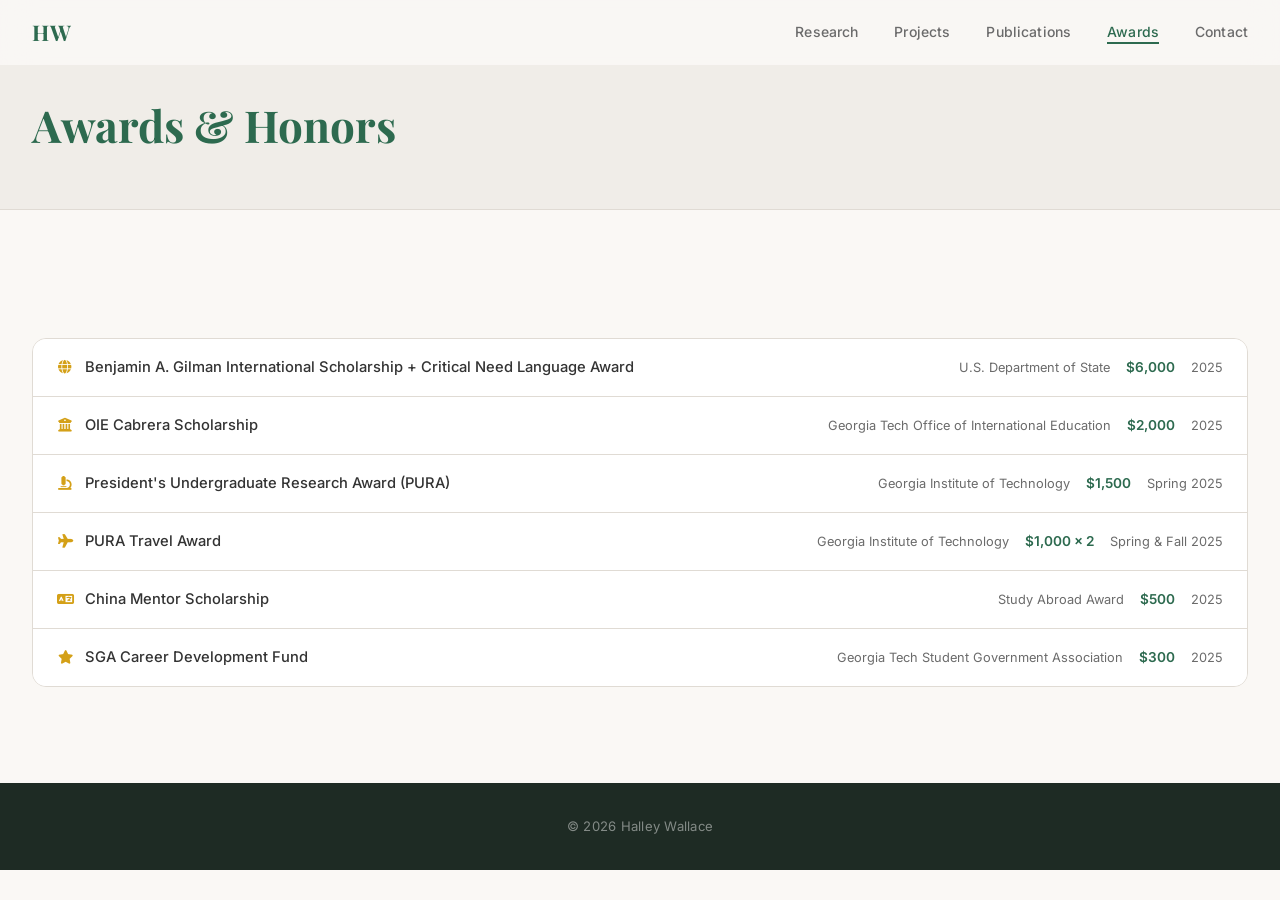
<file: awards.html>
<!DOCTYPE html>
<html lang="en">
<head>
    <meta charset="UTF-8">
    <meta name="viewport" content="width=device-width, initial-scale=1.0">
    <title>Awards — Halley Wallace</title>
    <link rel="preconnect" href="https://fonts.googleapis.com">
    <link rel="preconnect" href="https://fonts.gstatic.com" crossorigin>
    <link href="https://fonts.googleapis.com/css2?family=Playfair+Display:ital,wght@0,400;0,600;0,700;1,400&family=Inter:wght@300;400;500;600&display=swap" rel="stylesheet">
    <link rel="stylesheet" href="https://cdnjs.cloudflare.com/ajax/libs/font-awesome/6.4.0/css/all.min.css">
    <link rel="stylesheet" href="assets/css/style.css">
</head>
<body>

    <nav id="navbar">
        <div class="nav-container">
            <a href="index.html" class="nav-logo">HW</a>
            <ul class="nav-links" id="navLinks">
                <li><a href="research.html">Research</a></li>
                <li><a href="projects.html">Projects</a></li>
                <li><a href="publications.html">Publications</a></li>
                <li><a href="awards.html" class="active">Awards</a></li>
                <li><a href="index.html#contact">Contact</a></li>
            </ul>
            <button class="nav-toggle" id="navToggle" aria-label="Toggle navigation">
                <span></span><span></span><span></span>
            </button>
        </div>
    </nav>

    <div class="page-header">
        <div class="container">
            <h1 class="page-title">Awards &amp; Honors</h1>
        </div>
    </div>

    <section class="section">
        <div class="container">
            <div class="awards-list">

                <div class="award-row">
                    <div class="award-row-name">
                        <i class="fas fa-globe award-row-icon"></i>
                        <span>Benjamin A. Gilman International Scholarship + Critical Need Language Award</span>
                    </div>
                    <div class="award-row-meta">U.S. Department of State</div>
                    <div class="award-row-amount">$6,000</div>
                    <div class="award-row-year">2025</div>
                </div>

                <div class="award-row">
                    <div class="award-row-name">
                        <i class="fas fa-university award-row-icon"></i>
                        <span>OIE Cabrera Scholarship</span>
                    </div>
                    <div class="award-row-meta">Georgia Tech Office of International Education</div>
                    <div class="award-row-amount">$2,000</div>
                    <div class="award-row-year">2025</div>
                </div>

                <div class="award-row">
                    <div class="award-row-name">
                        <i class="fas fa-microscope award-row-icon"></i>
                        <span>President's Undergraduate Research Award (PURA)</span>
                    </div>
                    <div class="award-row-meta">Georgia Institute of Technology</div>
                    <div class="award-row-amount">$1,500</div>
                    <div class="award-row-year">Spring 2025</div>
                </div>

                <div class="award-row">
                    <div class="award-row-name">
                        <i class="fas fa-plane award-row-icon"></i>
                        <span>PURA Travel Award</span>
                    </div>
                    <div class="award-row-meta">Georgia Institute of Technology</div>
                    <div class="award-row-amount">$1,000 × 2</div>
                    <div class="award-row-year">Spring &amp; Fall 2025</div>
                </div>

                <div class="award-row">
                    <div class="award-row-name">
                        <i class="fas fa-language award-row-icon"></i>
                        <span>China Mentor Scholarship</span>
                    </div>
                    <div class="award-row-meta">Study Abroad Award</div>
                    <div class="award-row-amount">$500</div>
                    <div class="award-row-year">2025</div>
                </div>

                <div class="award-row">
                    <div class="award-row-name">
                        <i class="fas fa-star award-row-icon"></i>
                        <span>SGA Career Development Fund</span>
                    </div>
                    <div class="award-row-meta">Georgia Tech Student Government Association</div>
                    <div class="award-row-amount">$300</div>
                    <div class="award-row-year">2025</div>
                </div>

            </div>
        </div>
    </section>

    <footer>
        <p>© 2026 Halley Wallace</p>
    </footer>

    <script src="assets/js/main.js"></script>
</body>
</html>
</file>
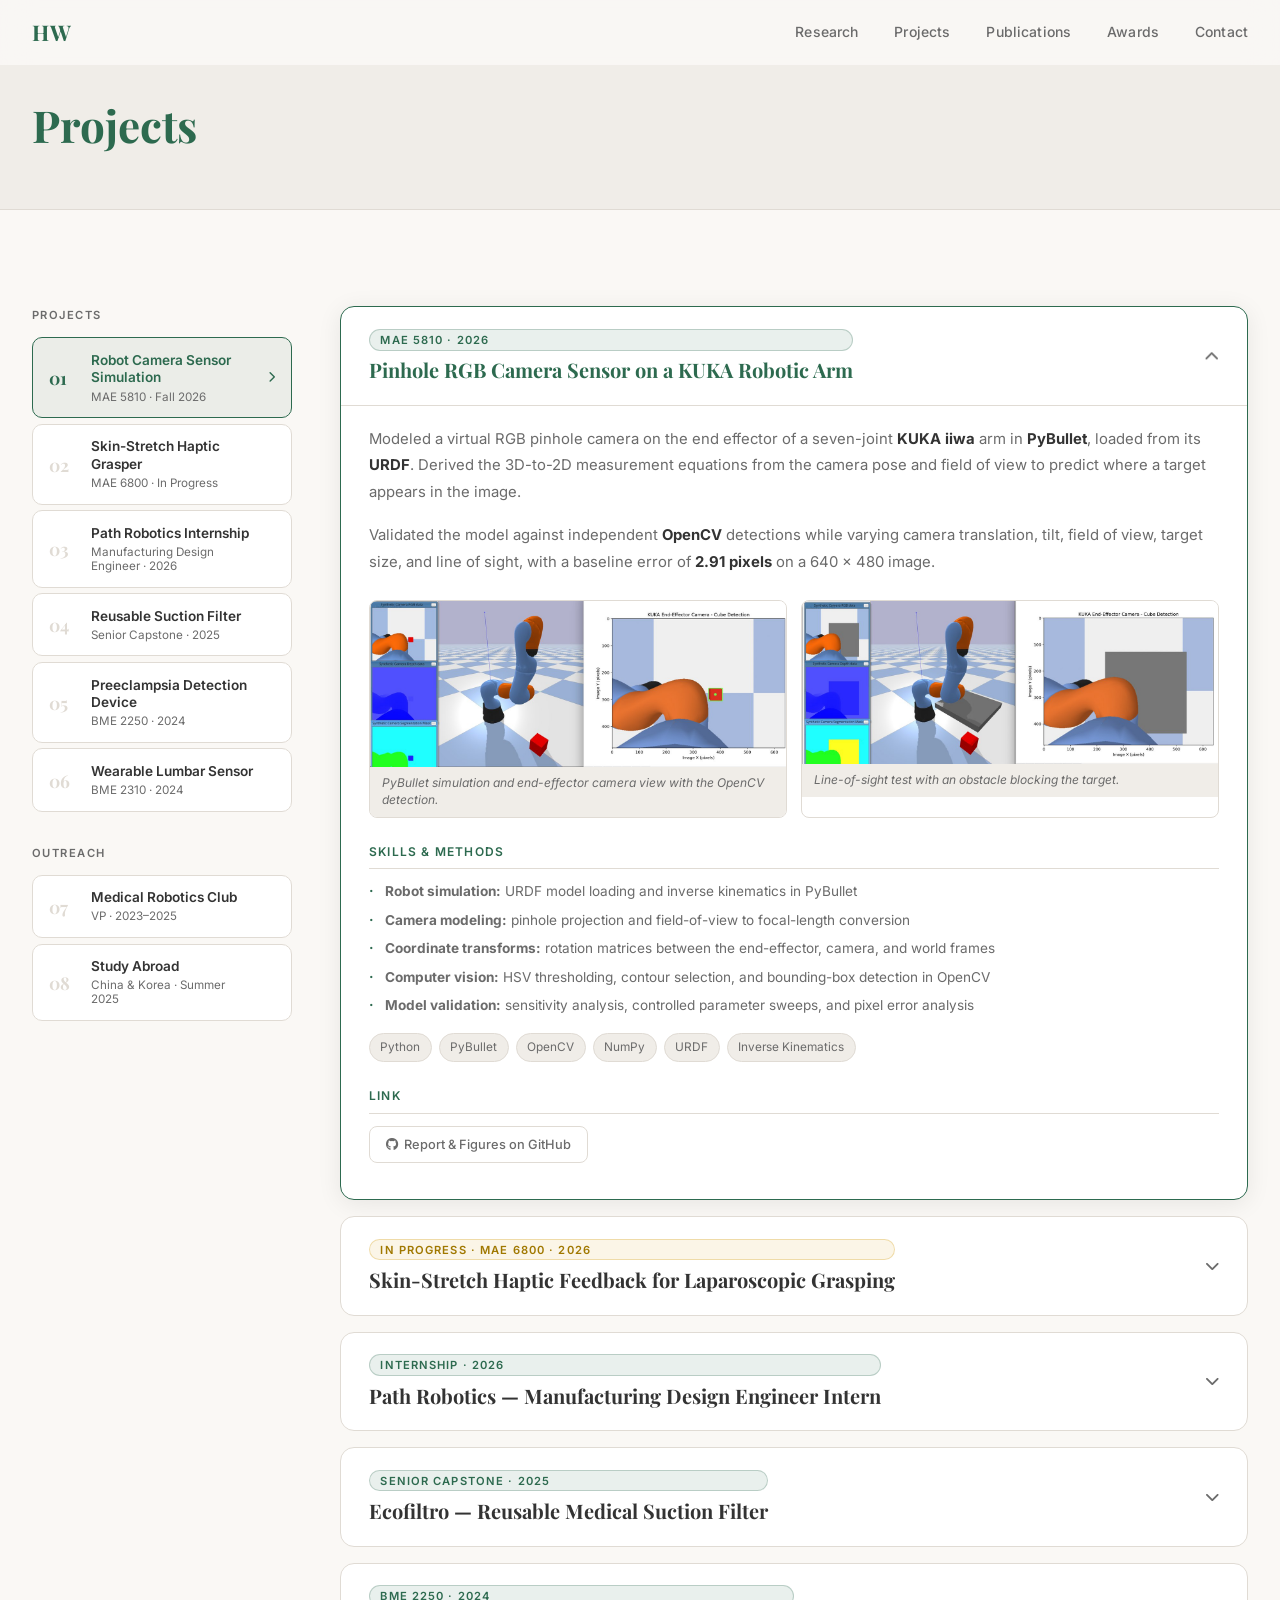
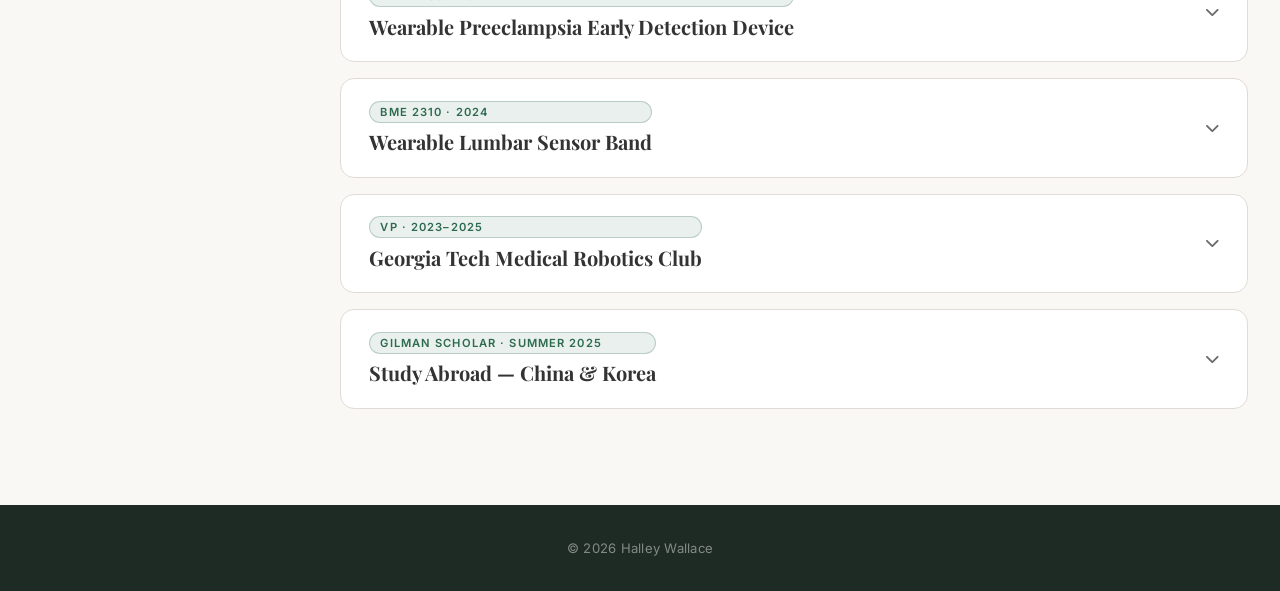
<file: projects.html>
<!DOCTYPE html>
<html lang="en">
<head>
    <meta charset="UTF-8">
    <meta name="viewport" content="width=device-width, initial-scale=1.0">
    <title>Projects — Halley Wallace</title>
    <link rel="preconnect" href="https://fonts.googleapis.com">
    <link rel="preconnect" href="https://fonts.gstatic.com" crossorigin>
    <link href="https://fonts.googleapis.com/css2?family=Playfair+Display:ital,wght@0,400;0,600;0,700;1,400&family=Inter:wght@300;400;500;600&display=swap" rel="stylesheet">
    <link rel="stylesheet" href="https://cdnjs.cloudflare.com/ajax/libs/font-awesome/6.4.0/css/all.min.css">
    <link rel="stylesheet" href="assets/css/style.css">
</head>
<body>

    <nav id="navbar">
        <div class="nav-container">
            <a href="index.html" class="nav-logo">HW</a>
            <ul class="nav-links" id="navLinks">
                <li><a href="research.html">Research</a></li>
                <li><a href="projects.html" class="active">Projects</a></li>
                <li><a href="publications.html">Publications</a></li>
                <li><a href="awards.html">Awards</a></li>
                <li><a href="index.html#contact">Contact</a></li>
            </ul>
            <button class="nav-toggle" id="navToggle" aria-label="Toggle navigation">
                <span></span><span></span><span></span>
            </button>
        </div>
    </nav>

    <div class="page-header">
        <div class="container">
            <h1 class="page-title">Projects</h1>
        </div>
    </div>

    <section class="section">
        <div class="container">
            <div class="research-layout">

                <!-- Sidebar -->
                <aside class="research-sidebar">
                    <p class="sidebar-label">Projects</p>
                    <nav class="sidebar-nav">
                        <button class="sidebar-btn active" data-target="perception">
                            <span class="sidebar-num">01</span>
                            <span class="sidebar-info">
                                <span class="sidebar-title">Robot Camera Sensor Simulation</span>
                                <span class="sidebar-sub">MAE 5810 · Fall 2026</span>
                            </span>
                            <i class="fas fa-chevron-right sidebar-arrow"></i>
                        </button>
                        <button class="sidebar-btn" data-target="haptics">
                            <span class="sidebar-num">02</span>
                            <span class="sidebar-info">
                                <span class="sidebar-title">Skin-Stretch Haptic Grasper</span>
                                <span class="sidebar-sub">MAE 6800 · In Progress</span>
                            </span>
                            <i class="fas fa-chevron-right sidebar-arrow"></i>
                        </button>
                        <button class="sidebar-btn" data-target="pathrobotics">
                            <span class="sidebar-num">03</span>
                            <span class="sidebar-info">
                                <span class="sidebar-title">Path Robotics Internship</span>
                                <span class="sidebar-sub">Manufacturing Design Engineer · 2026</span>
                            </span>
                            <i class="fas fa-chevron-right sidebar-arrow"></i>
                        </button>
                        <button class="sidebar-btn" data-target="ecofiltro">
                            <span class="sidebar-num">04</span>
                            <span class="sidebar-info">
                                <span class="sidebar-title">Reusable Suction Filter</span>
                                <span class="sidebar-sub">Senior Capstone · 2025</span>
                            </span>
                            <i class="fas fa-chevron-right sidebar-arrow"></i>
                        </button>
                        <button class="sidebar-btn" data-target="preeclampsia">
                            <span class="sidebar-num">05</span>
                            <span class="sidebar-info">
                                <span class="sidebar-title">Preeclampsia Detection Device</span>
                                <span class="sidebar-sub">BME 2250 · 2024</span>
                            </span>
                            <i class="fas fa-chevron-right sidebar-arrow"></i>
                        </button>
                        <button class="sidebar-btn" data-target="lumbar">
                            <span class="sidebar-num">06</span>
                            <span class="sidebar-info">
                                <span class="sidebar-title">Wearable Lumbar Sensor</span>
                                <span class="sidebar-sub">BME 2310 · 2024</span>
                            </span>
                            <i class="fas fa-chevron-right sidebar-arrow"></i>
                        </button>
                    </nav>

                    <p class="sidebar-label" style="margin-top:1.75rem;">Outreach</p>
                    <nav class="sidebar-nav">
                        <button class="sidebar-btn" data-target="medrobo">
                            <span class="sidebar-num">07</span>
                            <span class="sidebar-info">
                                <span class="sidebar-title">Medical Robotics Club</span>
                                <span class="sidebar-sub">VP · 2023–2025</span>
                            </span>
                            <i class="fas fa-chevron-right sidebar-arrow"></i>
                        </button>
                        <button class="sidebar-btn" data-target="lbat">
                            <span class="sidebar-num">08</span>
                            <span class="sidebar-info">
                                <span class="sidebar-title">Study Abroad</span>
                                <span class="sidebar-sub">China &amp; Korea · Summer 2025</span>
                            </span>
                            <i class="fas fa-chevron-right sidebar-arrow"></i>
                        </button>
                    </nav>
                </aside>

                <!-- Accordion content -->
                <main class="research-content">

                    <!-- 01 Robot Perception: camera sensor simulation -->
                    <div class="accordion-section open" id="perception">
                        <button class="accordion-header" aria-expanded="true">
                            <div class="accordion-header-text">
                                <span class="accordion-badge darpa-badge">MAE 5810 · 2026</span>
                                <h2>Pinhole RGB Camera Sensor on a KUKA Robotic Arm</h2>
                            </div>
                            <i class="fas fa-chevron-down accordion-icon" style="transform:rotate(180deg)"></i>
                        </button>
                        <div class="accordion-body">

                            <p style="margin-top:1.25rem;">
                                Modeled a virtual RGB pinhole camera on the end effector of a seven-joint
                                <strong>KUKA iiwa</strong> arm in <strong>PyBullet</strong>, loaded from its
                                <strong>URDF</strong>. Derived the 3D-to-2D measurement equations from the
                                camera pose and field of view to predict where a target appears in the image.
                            </p>
                            <p>
                                Validated the model against independent <strong>OpenCV</strong> detections
                                while varying camera translation, tilt, field of view, target size, and line
                                of sight, with a baseline error of <strong>2.91 pixels</strong> on a
                                640 × 480 image.
                            </p>

                            <div class="proj-photo-grid">
                                <figure class="proj-photo-item no-crop">
                                    <img src="assets/images/perception_los_clear.jpg" alt="PyBullet simulation of a KUKA arm beside its end-effector camera view, with the red cube detected">
                                    <figcaption>PyBullet simulation and end-effector camera view with the OpenCV detection.</figcaption>
                                </figure>
                                <figure class="proj-photo-item no-crop">
                                    <img src="assets/images/perception_los_blocked.jpg" alt="Gray obstacle blocking the camera's view of the red cube">
                                    <figcaption>Line-of-sight test with an obstacle blocking the target.</figcaption>
                                </figure>
                            </div>

                            <div class="accordion-links-section">
                                <h4>Skills &amp; Methods</h4>
                                <ul class="acc-conf-list">
                                    <li><strong>Robot simulation:</strong> URDF model loading and inverse kinematics in PyBullet</li>
                                    <li><strong>Camera modeling:</strong> pinhole projection and field-of-view to focal-length conversion</li>
                                    <li><strong>Coordinate transforms:</strong> rotation matrices between the end-effector, camera, and world frames</li>
                                    <li><strong>Computer vision:</strong> HSV thresholding, contour selection, and bounding-box detection in OpenCV</li>
                                    <li><strong>Model validation:</strong> sensitivity analysis, controlled parameter sweeps, and pixel error analysis</li>
                                </ul>

                                <div class="proj-tools">
                                    <span class="proj-tool-tag">Python</span>
                                    <span class="proj-tool-tag">PyBullet</span>
                                    <span class="proj-tool-tag">OpenCV</span>
                                    <span class="proj-tool-tag">NumPy</span>
                                    <span class="proj-tool-tag">URDF</span>
                                    <span class="proj-tool-tag">Inverse Kinematics</span>
                                </div>

                                <h4 style="margin-top:1.5rem;">Link</h4>
                                <div class="acc-featured-links">
                                    <a href="https://github.com/halleyjwallace/RobotPerception_RobotWithCameraSensor_Sim" target="_blank" rel="noopener" class="feat-link-btn">
                                        <i class="fab fa-github"></i> Report &amp; Figures on GitHub
                                    </a>
                                </div>
                            </div>
                        </div>
                    </div>

                    <!-- 02 Haptics: skin-stretch grasper (in progress) -->
                    <div class="accordion-section" id="haptics">
                        <button class="accordion-header" aria-expanded="false">
                            <div class="accordion-header-text">
                                <span class="accordion-badge progress-badge">In Progress · MAE 6800 · 2026</span>
                                <h2>Skin-Stretch Haptic Feedback for Laparoscopic Grasping</h2>
                            </div>
                            <i class="fas fa-chevron-down accordion-icon"></i>
                        </button>
                        <div class="accordion-body" hidden>

                            <p style="margin-top:1.25rem;">
                                Developing a forearm-worn skin-stretch device to improve stiffness
                                discrimination during laparoscopic grasping. <strong>Force-sensitive
                                resistors</strong> on the forceps jaws will measure grasping force, and an
                                <strong>Arduino</strong> will map that signal to a servo-driven
                                <strong>rack-and-pinion</strong> that displaces a tactor on the forearm.
                            </p>
                            <p>
                                We will characterize the relationship between grasping force, object
                                stiffness, and tactor displacement, then compare stiffness identification
                                with standard and haptic graspers in a user study.
                            </p>

                            <div class="accordion-links-section">
                                <h4>Skills I Will Build</h4>
                                <ul class="acc-conf-list">
                                    <li><strong>Haptic device design:</strong> wearable, servo-driven skin-stretch mechanisms</li>
                                    <li><strong>Sensor integration:</strong> instrumenting and validating force sensing on surgical forceps</li>
                                    <li><strong>Embedded control:</strong> real-time mapping of force signals to servo motion</li>
                                    <li><strong>System characterization:</strong> force-displacement testing</li>
                                    <li><strong>User study design:</strong> evaluating stiffness perception</li>
                                </ul>

                                <div class="proj-tools">
                                    <span class="proj-tool-tag">Haptics</span>
                                    <span class="proj-tool-tag">Force-Sensitive Resistors</span>
                                    <span class="proj-tool-tag">Arduino</span>
                                    <span class="proj-tool-tag">Servo Control</span>
                                    <span class="proj-tool-tag">CAD</span>
                                    <span class="proj-tool-tag">Additive Manufacturing</span>
                                </div>
                            </div>
                        </div>
                    </div>

                    <!-- 03 Path Robotics -->
                    <div class="accordion-section" id="pathrobotics">
                        <button class="accordion-header" aria-expanded="false">
                            <div class="accordion-header-text">
                                <span class="accordion-badge darpa-badge">Internship · 2026</span>
                                <h2>Path Robotics — Manufacturing Design Engineer Intern</h2>
                            </div>
                            <i class="fas fa-chevron-down accordion-icon"></i>
                        </button>
                        <div class="accordion-body" hidden>

                            <div style="display:flex;align-items:center;gap:1.25rem;margin-bottom:1.25rem;">
                                <div>
                                    <p style="margin:0;font-weight:600;color:var(--text);">Manufacturing Design Engineer Intern</p>
                                    <p style="margin:0.2rem 0 0;font-size:0.85rem;color:var(--text-muted);">Path Robotics · Columbus, OH · Summer 2026 – Present (remote, Fall 2026)</p>
                                </div>
                            </div>

                            <p>
                                Spent Summer 2026 as a Manufacturing Design Engineer Intern at
                                <strong>Path Robotics</strong>, a startup building physical AI for
                                autonomous robotic welding. Working directly on the floor, I operated
                                and troubleshot <strong>Yaskawa robots</strong> and helped develop
                                AI-powered floor automation tools alongside engineers and scientists
                                pushing the boundaries of physical AI. The startup environment was
                                intense, exciting, and constantly changing.
                            </p>
                            <p>
                                Beyond the floor, I traveled to customer sites, contributed to project
                                meetings, and saw firsthand how large-scale deployment projects are
                                scoped and executed. The experience reinforced how important it is to
                                keep user needs at the forefront of engineering design — building
                                solutions that work for both the customer and the business. I sharpened
                                my technical skills in <strong>robotic controls, CAD, and welding</strong>,
                                and am continuing with Path as a remote intern through Fall 2026 while
                                beginning graduate research at Cornell.
                            </p>

                            <div class="proj-photo-grid">
                                <figure class="proj-photo-item">
                                    <img src="assets/images/path_robotics_robot.jpg" alt="On the floor with a Yaskawa welding robot at Path Robotics">
                                    <figcaption>On the production floor with a Yaskawa welding robot at Path Robotics.</figcaption>
                                </figure>
                                <figure class="proj-photo-item">
                                    <img src="assets/images/path_robotics_physicalai.jpg" alt="At the Path Robotics Welcome to Physical AI showcase">
                                    <figcaption>At the Path Robotics "Welcome to Physical AI" showcase.</figcaption>
                                </figure>
                            </div>

                            <div class="accordion-links-section">
                                <h4>Highlights</h4>
                                <ul class="acc-conf-list">
                                    <li>Operated and troubleshot <strong>Yaskawa robots</strong> on the production floor</li>
                                    <li>Developed <strong>AI-powered floor automation tools</strong> for robotic welding deployment</li>
                                    <li>Traveled to customer sites and contributed to large-scale deployment project meetings</li>
                                    <li>Continuing as a <strong>remote intern</strong> through Fall 2026</li>
                                </ul>

                                <div class="proj-tools">
                                    <span class="proj-tool-tag">Robotic Controls</span>
                                    <span class="proj-tool-tag">Yaskawa Robots</span>
                                    <span class="proj-tool-tag">CAD</span>
                                    <span class="proj-tool-tag">Welding</span>
                                    <span class="proj-tool-tag">Floor Automation</span>
                                    <span class="proj-tool-tag">Physical AI</span>
                                </div>

                                <h4 style="margin-top:1.5rem;">Mentors</h4>
                                <p style="margin:0;font-size:0.9rem;color:var(--text-muted);">
                                    Geoffrey Wylie &amp; Alexandra Hagmeyer, Path Robotics.
                                </p>

                                <h4 style="margin-top:1.5rem;">Link</h4>
                                <div class="acc-featured-links">
                                    <a href="https://www.path-robotics.com/" target="_blank" rel="noopener" class="feat-link-btn">
                                        <i class="fas fa-external-link-alt"></i> Path Robotics
                                    </a>
                                </div>
                            </div>
                        </div>
                    </div>

                    <!-- 04 Ecofiltro -->
                    <div class="accordion-section" id="ecofiltro">
                        <button class="accordion-header" aria-expanded="false">
                            <div class="accordion-header-text">
                                <span class="accordion-badge darpa-badge">Senior Capstone · 2025</span>
                                <h2>Ecofiltro — Reusable Medical Suction Filter</h2>
                            </div>
                            <i class="fas fa-chevron-down accordion-icon"></i>
                        </button>
                        <div class="accordion-body" hidden>

                            <!-- Capstone fair photo -->
                            <figure class="proj-photo-item" style="margin:0 0 1.25rem;border-radius:10px;">
                                <img src="assets/images/ecofiltro_fair.jpg" alt="Team at GT capstone design fair" style="width:100%;aspect-ratio:16/9;object-fit:cover;display:block;">
                                <figcaption>Presenting the reusable suction filter at the Georgia Tech Capstone Design Expo.</figcaption>
                            </figure>

                            <!-- Text + CAD video side by side -->
                            <div class="proj-split-row">
                                <div>
                                    <p>
                                        Led mechanical design and validation of a frugal, reusable in-line suction
                                        filter for operating rooms in resource-limited clinical settings, improving
                                        suction safety and reliability by <strong>50%</strong>. Single-use filters
                                        are routinely reused in low-resource hospitals due to cost — our device
                                        provides a safe, sterilizable alternative where no cost-effective reusable
                                        solution previously existed.
                                    </p>
                                    <p>
                                        We conducted material and mesh analysis, porosimeter testing, and Bacterial
                                        Filtration Efficiency (BFE) validation confirming performance across
                                        <strong>30 sterilization cycles</strong>. I performed structural and
                                        fluid-structure simulations and maintained ISO 13485 design control
                                        documentation throughout.
                                    </p>
                                </div>
                                <div class="proj-split-video">
                                    <img src="assets/images/filtercad.gif" alt="CAD model animation of the reusable suction filter" style="width:100%;display:block;">
                                    <p class="gallery-caption" style="padding:0.4rem 0.5rem;font-size:0.74rem;background:var(--bg-alt);font-style:italic;color:var(--text-muted);">CAD model of the reusable in-line suction filter assembly.</p>
                                </div>
                            </div>

                            <!-- Real-time GIF — constrained width -->
                            <div style="margin-top:1rem;border-radius:10px;overflow:hidden;background:var(--bg-alt);max-width:420px;">
                                <img src="assets/images/filterrealtime.gif" alt="Real-time suction performance test" style="width:100%;display:block;">
                            </div>
                            <p class="gallery-caption">Real-time suction performance test of the prototype filter.</p>

                            <!-- Photo grid -->
                            <div class="proj-photo-grid">
                                <figure class="proj-photo-item">
                                    <img src="assets/images/ecofiltro.webp" alt="Team demonstrating filter to hospital staff">
                                    <figcaption>Demonstrating the filter prototype to hospital staff in Antigua, Guatemala.</figcaption>
                                </figure>
                                <figure class="proj-photo-item">
                                    <img src="assets/images/guatemala_ewb.jpg" alt="Team in Guatemala">
                                    <figcaption>Fieldwork in Guatemala — consulting with local clinicians and engineers.</figcaption>
                                </figure>
                                <figure class="proj-photo-item">
                                    <img src="assets/images/ecofiltro_facility.webp" alt="Team at Ecofiltro facility">
                                    <figcaption>At Ecofiltro's facility in Guatemala, collaborating on filtration standards.</figcaption>
                                </figure>
                                <figure class="proj-photo-item">
                                    <img src="assets/images/filter_data.png" alt="Sterilization performance data">
                                    <figcaption>Flow rate performance across 30 sterilization cycles — IPA, autoclave, and industry control.</figcaption>
                                </figure>
                            </div>

                            <div class="accordion-links-section">
                                <h4>Key Outcomes</h4>
                                <ul class="acc-conf-list">
                                    <li><strong>50%</strong> improvement in suction safety and reliability</li>
                                    <li>Validated across <strong>30 sterilization cycles</strong> (IPA &amp; autoclave)</li>
                                    <li>Funded by GT ME Department and Project Impact</li>
                                    <li>Collaborated with BME Engineers Without Borders &amp; Ecofiltro (Guatemala)</li>
                                    <li>ISO 13485 design control documentation</li>
                                </ul>

                                <div class="proj-tools">
                                    <span class="proj-tool-tag">NX (FEA)</span>
                                    <span class="proj-tool-tag">COMSOL</span>
                                    <span class="proj-tool-tag">Porosimeter Testing</span>
                                    <span class="proj-tool-tag">Bacterial Filtration Efficiency</span>
                                    <span class="proj-tool-tag">ISO 13485</span>
                                    <span class="proj-tool-tag">Additive Manufacturing</span>
                                </div>

                                <h4 style="margin-top:1.5rem;">Featured Coverage</h4>
                                <div class="acc-featured-links">
                                    <a href="https://planet-impact.org/project-medical-device"
                                       target="_blank" rel="noopener" class="feat-link-btn">
                                        <i class="fas fa-external-link-alt"></i> Planet Impact
                                    </a>
                                    <a href="https://me.gatech.edu/news/engineering-impact-capstone-design-teams-tackle-global-challenges"
                                       target="_blank" rel="noopener" class="feat-link-btn">
                                        <i class="fas fa-newspaper"></i> GT News
                                    </a>
                                </div>
                            </div>
                        </div>
                    </div>

                    <!-- 05 Preeclampsia Detection Device -->
                    <div class="accordion-section" id="preeclampsia">
                        <button class="accordion-header" aria-expanded="false">
                            <div class="accordion-header-text">
                                <span class="accordion-badge darpa-badge">BME 2250 · 2024</span>
                                <h2>Wearable Preeclampsia Early Detection Device</h2>
                            </div>
                            <i class="fas fa-chevron-down accordion-icon"></i>
                        </button>
                        <div class="accordion-body" hidden>

                            <p>
                                Designed and prototyped a wearable ankle band for early detection of
                                preeclampsia — a leading cause of maternal mortality, particularly affecting
                                Black women in Georgia. The device uses a <strong>PPG sensor</strong> for
                                continuous blood pressure monitoring and a <strong>flex sensor</strong> to
                                quantify ankle edema, two key early indicators of preeclampsia.
                            </p>
                            <p>
                                The physical prototype integrates an Arduino Nano with sensors mounted on
                                a cloth band for comfortable at-home use. A parallel computational prototype
                                used Python image analysis of colorimetric urinalysis assays (Congo Red Dye
                                and Tetrabromophenol Blue) to detect proteinuria — another preeclampsia
                                biomarker. The project emphasized high-specificity design so any positive
                                result would be confirmed by a medical professional.
                            </p>

                            <!-- Photo grid -->
                            <div class="proj-photo-grid">
                                <figure class="proj-photo-item">
                                    <img src="assets/images/cadfoot.png" alt="CAD visual of ankle monitor on foot">
                                    <figcaption>CAD visual of the continuous ankle monitor on a foot model.</figcaption>
                                </figure>
                                <figure class="proj-photo-item">
                                    <img src="assets/images/cadband.png" alt="CAD model of device components">
                                    <figcaption>CAD model showing the PPG sensor, flex sensor, and Arduino Nano assembly.</figcaption>
                                </figure>
                                <figure class="proj-photo-item">
                                    <img src="assets/images/caddevice.jpg" alt="Final physical prototype">
                                    <figcaption>Final physical prototype — Arduino Nano with PPG and flex sensors on perfboard.</figcaption>
                                </figure>
                            </div>

                            <div class="accordion-links-section">
                                <h4>Key Outcomes</h4>
                                <ul class="acc-conf-list">
                                    <li>Functional PPG-based blood pressure monitoring and flex-sensor edema detection</li>
                                    <li>Parallel computational prototype: Python image analysis of urinalysis assays</li>
                                    <li>High-specificity design for at-home use</li>
                                    <li>Addressed maternal health disparities in under-resourced Georgia communities</li>
                                </ul>

                                <div class="proj-tools">
                                    <span class="proj-tool-tag">Arduino Nano</span>
                                    <span class="proj-tool-tag">PPG Sensor</span>
                                    <span class="proj-tool-tag">Flex Sensor</span>
                                    <span class="proj-tool-tag">Fusion 360</span>
                                </div>
                            </div>
                        </div>
                    </div>

                    <!-- 06 Lumbar Sensor -->
                    <div class="accordion-section" id="lumbar">
                        <button class="accordion-header" aria-expanded="false">
                            <div class="accordion-header-text">
                                <span class="accordion-badge darpa-badge">BME 2310 · 2024</span>
                                <h2>Wearable Lumbar Sensor Band</h2>
                            </div>
                            <i class="fas fa-chevron-down accordion-icon"></i>
                        </button>
                        <div class="accordion-body" hidden>

                            <p>
                                Designed and built a wearable lumbar sensor band to monitor lower back
                                posture and movement. The device integrates embedded electronics into a
                                flexible, form-fitting band worn at the lumbar region, enabling non-invasive
                                tracking of spinal position and muscle activity throughout daily activity.
                            </p>
                            <p>
                                The CAD model was developed in Fusion 360, and the physical prototype was
                                assembled and tested on a mannequin and team members. The project aimed to
                                provide a low-cost, wearable solution for monitoring lumbar health outside
                                of a clinical setting.
                            </p>

                            <!-- Photo grid -->
                            <div class="proj-photo-grid">
                                <figure class="proj-photo-item">
                                    <img src="assets/images/back_brace_worn.jpg" alt="Device worn on mannequin">
                                    <figcaption>Prototype worn on mannequin, showing sensor placement at the lumbar region.</figcaption>
                                </figure>
                                <figure class="proj-photo-item">
                                    <img src="assets/images/back_brace_cad.png" alt="CAD model of lumbar band">
                                    <figcaption>Fusion 360 CAD model of the sensor band with embedded electronics housing.</figcaption>
                                </figure>
                                <figure class="proj-photo-item">
                                    <img src="assets/images/back_brace_proto.jpg" alt="Physical prototype on workbench">
                                    <figcaption>Assembled physical prototype showing the full back support structure and sensor array.</figcaption>
                                </figure>
                            </div>

                            <div class="accordion-links-section">
                                <h4>Key Outcomes</h4>
                                <ul class="acc-conf-list">
                                    <li>Wearable form-factor designed for continuous at-home lumbar monitoring</li>
                                    <li>CAD modeled and iterated in Fusion 360 for fit and electronics integration</li>
                                    <li>Physical prototype assembled and tested on human subjects</li>
                                </ul>

                                <div class="proj-tools">
                                    <span class="proj-tool-tag">Fusion 360</span>
                                    <span class="proj-tool-tag">Additive Manufacturing</span>
                                    <span class="proj-tool-tag">Arduino</span>
                                    <span class="proj-tool-tag">Embedded Electronics</span>
                                </div>
                            </div>
                        </div>
                    </div>

                    <!-- 07 Medical Robotics Club -->
                    <div class="accordion-section" id="medrobo">
                        <button class="accordion-header" aria-expanded="false">
                            <div class="accordion-header-text">
                                <span class="accordion-badge darpa-badge">VP · 2023–2025</span>
                                <h2>Georgia Tech Medical Robotics Club</h2>
                            </div>
                            <i class="fas fa-chevron-down accordion-icon"></i>
                        </button>
                        <div class="accordion-body" hidden>

                            <div style="display:flex;align-items:center;gap:1.25rem;margin-bottom:1.25rem;">
                                <img src="assets/images/medrobo_logo.jpeg" alt="Medical Robotics Club logo" style="width:80px;height:80px;object-fit:contain;border-radius:8px;border:1px solid var(--border);background:var(--bg-alt);flex-shrink:0;">
                                <div>
                                    <p style="margin:0;font-weight:600;color:var(--text);">Vice President</p>
                                    <p style="margin:0.2rem 0 0;font-size:0.85rem;color:var(--text-muted);">Georgia Institute of Technology · 2023–2025</p>
                                </div>
                            </div>

                            <figure style="margin:0 0 1.25rem;border-radius:10px;overflow:hidden;">
                                <img src="assets/images/medrobo_showcase.jpg" alt="Medical Robotics Club Project Showcase" style="width:100%;aspect-ratio:16/9;object-fit:cover;display:block;">
                                <figcaption style="font-size:0.78rem;color:var(--text-muted);padding:0.5rem 0.75rem;background:var(--bg-alt);font-style:italic;">Annual Medical Robotics Club Project Showcase — student teams presenting biomedical engineering projects.</figcaption>
                            </figure>

                            <p>
                                Served as Vice President of Georgia Tech's Medical Robotics Club — one of
                                the largest student organizations in the College of Engineering with
                                <strong>200+ members</strong>. Organized technical workshops, career panels
                                with industry professionals, and inter-team mentorship connecting
                                undergraduates with graduate researchers and biomedical industry partners.
                            </p>
                            <p>
                                Coordinated the annual Project Showcase, where student teams presented
                                semester-long engineering projects to faculty, alumni, and industry guests.
                                Led executive board planning, recruitment events, and maintained partnerships
                                with GT's BME and ME departments to provide members with research and
                                internship opportunities.
                            </p>

                            <div class="accordion-links-section">
                                <div class="acc-featured-links">
                                    <a href="https://sites.gatech.edu/medicalroboticsclub/"
                                       target="_blank" rel="noopener" class="feat-link-btn">
                                        <i class="fas fa-external-link-alt"></i> Club Website
                                    </a>
                                    <a href="https://www.instagram.com/gtmedicalrobotics/"
                                       target="_blank" rel="noopener" class="feat-link-btn">
                                        <i class="fab fa-instagram"></i> Instagram
                                    </a>
                                </div>
                            </div>
                        </div>
                    </div>

                    <!-- 08 Study Abroad / LBAT -->
                    <div class="accordion-section" id="lbat">
                        <button class="accordion-header" aria-expanded="false">
                            <div class="accordion-header-text">
                                <span class="accordion-badge darpa-badge">Gilman Scholar · Summer 2025</span>
                                <h2>Study Abroad — China &amp; Korea</h2>
                            </div>
                            <i class="fas fa-chevron-down accordion-icon"></i>
                        </button>
                        <div class="accordion-body" hidden>

                            <figure style="margin:0 0 1.25rem;border-radius:10px;overflow:hidden;">
                                <img src="assets/images/lbat_main.jpg" alt="Shenzhen skyline with flowers" style="width:100%;aspect-ratio:16/7;object-fit:cover;display:block;">
                                <figcaption style="font-size:0.78rem;color:var(--text-muted);padding:0.5rem 0.75rem;background:var(--bg-alt);font-style:italic;">Shenzhen, China — Georgia Tech Shenzhen Institute semester, Summer 2025.</figcaption>
                            </figure>

                            <p>
                                Spent Spring 2025 at the <strong>Georgia Tech Shenzhen Institute</strong>
                                (GTSI) as a <strong>U.S. Department of State Gilman Scholar</strong> with
                                the Critical Need Language Award for Chinese. The semester included immersive
                                coursework, language study, and cross-cultural research engagement across
                                China and South Korea.
                            </p>
                            <p>
                                Visited <strong>Peking University (PKU)</strong> in Beijing to meet with
                                Dr. Mengdi Han's lab, researching flexible bioelectronics and wearable
                                biosensors — directly relevant to my interests in bio-inspired design and
                                medical devices. Also visited <strong>Seoul National University (SNU)</strong>
                                in South Korea to meet with Dr. Hyungmin Park's <em>Bio-Fluid Mechanics
                                Laboratory</em>, exploring overlaps with my fluid dynamics research.
                            </p>

                            <div class="research-photo-gallery">
                                <figure class="gallery-item">
                                    <img src="assets/images/lbat_shenzhen.jpg" alt="Shenzhen bay Ferris wheel">
                                </figure>
                                <figure class="gallery-item">
                                    <img src="assets/images/lbat_beijing.jpg" alt="Beijing">
                                </figure>
                                <figure class="gallery-item">
                                    <img src="assets/images/lbat_pku.jpg" alt="Peking University campus">
                                </figure>
                                <figure class="gallery-item">
                                    <img src="assets/images/lbat_shanghai.jpg" alt="Shanghai skyline">
                                </figure>
                                <figure class="gallery-item">
                                    <img src="assets/images/lbat_chongqing.jpg" alt="Chongqing Hongya Cave">
                                </figure>
                                <figure class="gallery-item">
                                    <img src="assets/images/lbat_chongqing_night.jpg" alt="Chongqing Hongyadong at night">
                                </figure>
                                <figure class="gallery-item">
                                    <img src="assets/images/lbat_zhangjiajie.jpg" alt="Zhangjiajie mountains">
                                </figure>
                                <figure class="gallery-item">
                                    <img src="assets/images/lbat_korea.jpg" alt="Bukchon Hanok Village, Seoul">
                                </figure>
                                <figure class="gallery-item">
                                    <img src="assets/images/lbat_snu.jpg" alt="Seoul National University">
                                </figure>
                            </div>
                            <p class="gallery-caption">Shenzhen Bay · Beijing · Peking University · Shanghai · Chongqing · Chongqing Night · Zhangjiajie · Seoul · Seoul National University</p>
                        </div>
                    </div>

                </main>
            </div>
        </div>
    </section>

    <footer>
        <p>© 2026 Halley Wallace</p>
    </footer>

    <script src="assets/js/main.js"></script>
    <script>
        const sidebarBtns = document.querySelectorAll('.sidebar-btn');
        const sections    = document.querySelectorAll('.accordion-section');

        function openSection(id) {
            sections.forEach(sec => {
                const isTarget = sec.id === id;
                const body   = sec.querySelector('.accordion-body');
                const icon   = sec.querySelector('.accordion-icon');
                const header = sec.querySelector('.accordion-header');
                sec.classList.toggle('open', isTarget);
                header.setAttribute('aria-expanded', isTarget);
                if (isTarget) {
                    body.removeAttribute('hidden');
                    icon.style.transform = 'rotate(180deg)';
                } else {
                    body.setAttribute('hidden', '');
                    icon.style.transform = '';
                }
            });
            sidebarBtns.forEach(btn => {
                btn.classList.toggle('active', btn.dataset.target === id);
            });
        }

        sidebarBtns.forEach(btn => {
            btn.addEventListener('click', () => {
                const id = btn.dataset.target;
                openSection(id);
                document.getElementById(id).scrollIntoView({ behavior: 'smooth', block: 'start' });
            });
        });

        document.querySelectorAll('.accordion-header').forEach(header => {
            header.addEventListener('click', () => {
                const section = header.closest('.accordion-section');
                const isOpen  = section.classList.contains('open');
                if (isOpen) {
                    const body = section.querySelector('.accordion-body');
                    const icon = section.querySelector('.accordion-icon');
                    section.classList.remove('open');
                    header.setAttribute('aria-expanded', 'false');
                    body.setAttribute('hidden', '');
                    icon.style.transform = '';
                    sidebarBtns.forEach(btn => {
                        if (btn.dataset.target === section.id) btn.classList.remove('active');
                    });
                } else {
                    openSection(section.id);
                }
            });
        });

        // Open the linked project when arriving from a deep link (e.g. projects.html#haptics)
        const linked = location.hash && document.getElementById(location.hash.slice(1));
        if (linked && linked.classList.contains('accordion-section')) {
            openSection(linked.id);
            linked.scrollIntoView({ block: 'start' });
        }
    </script>
</body>
</html>
</file>
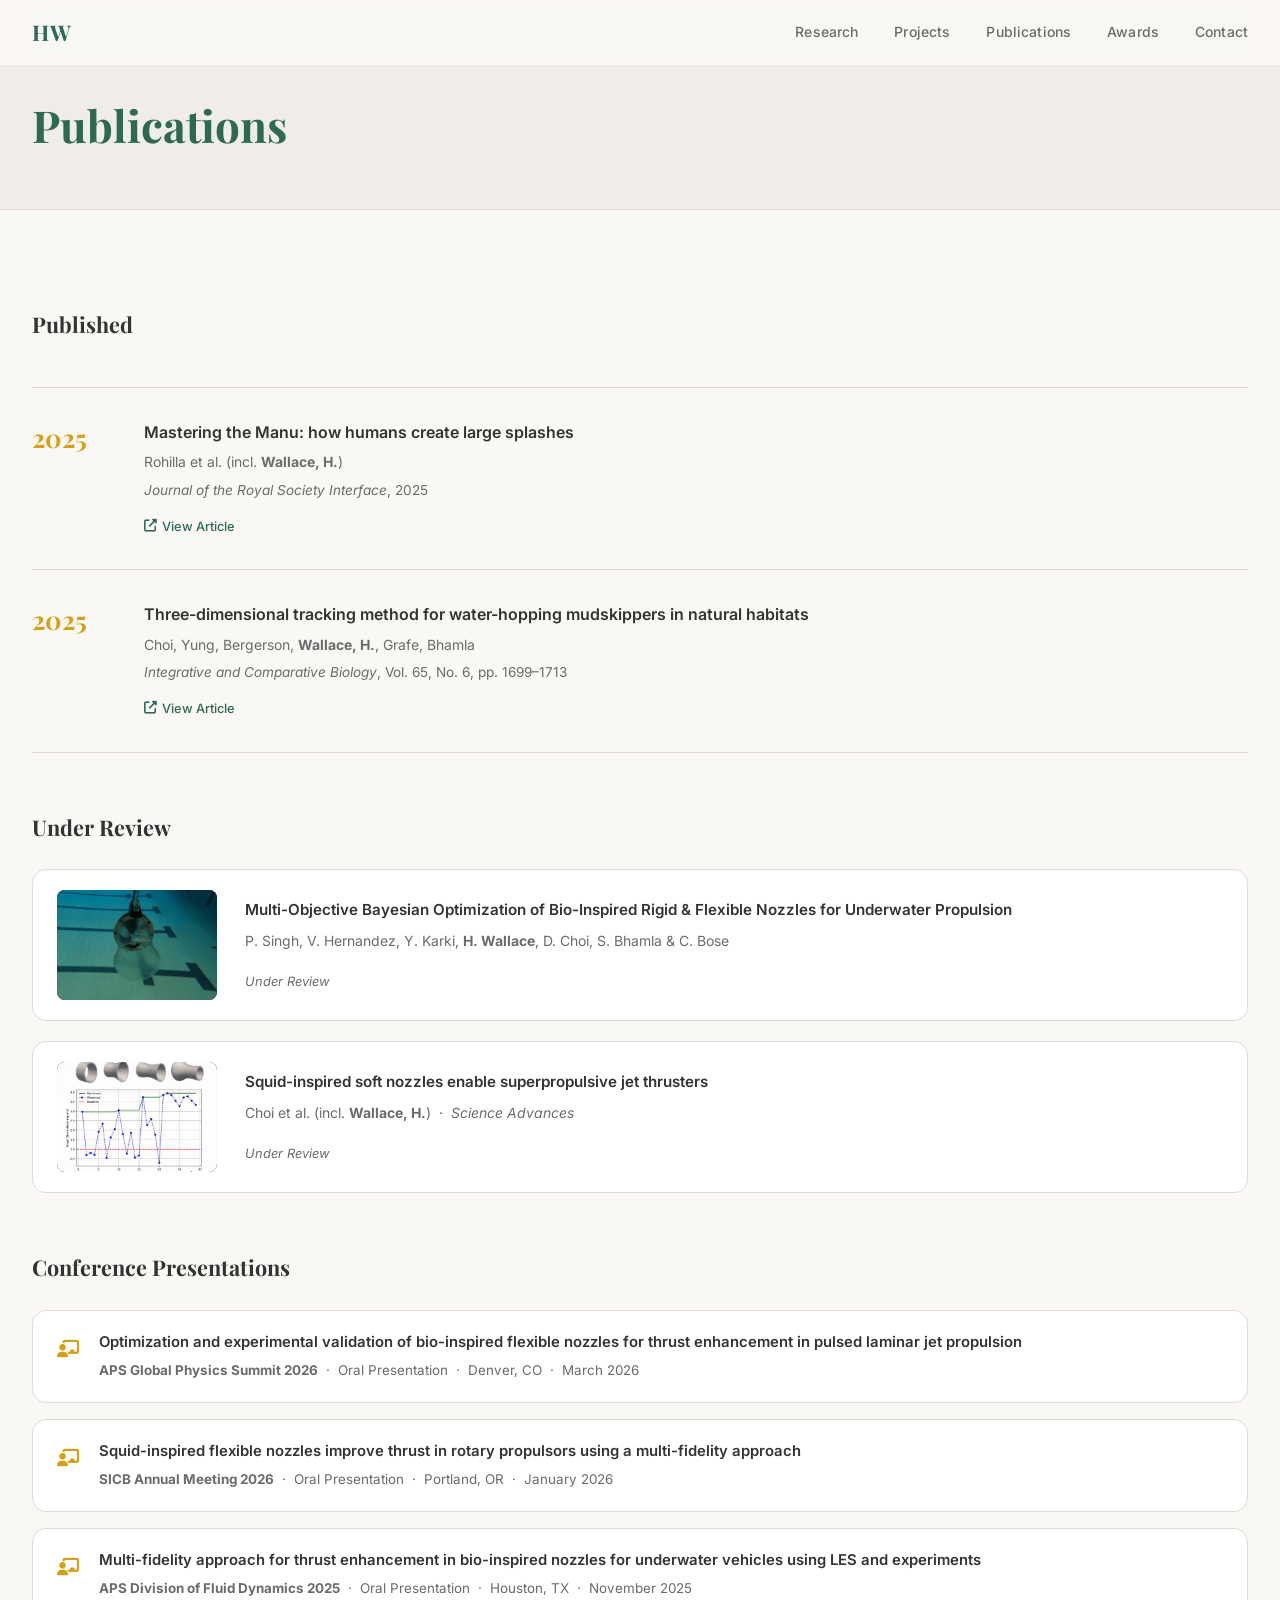
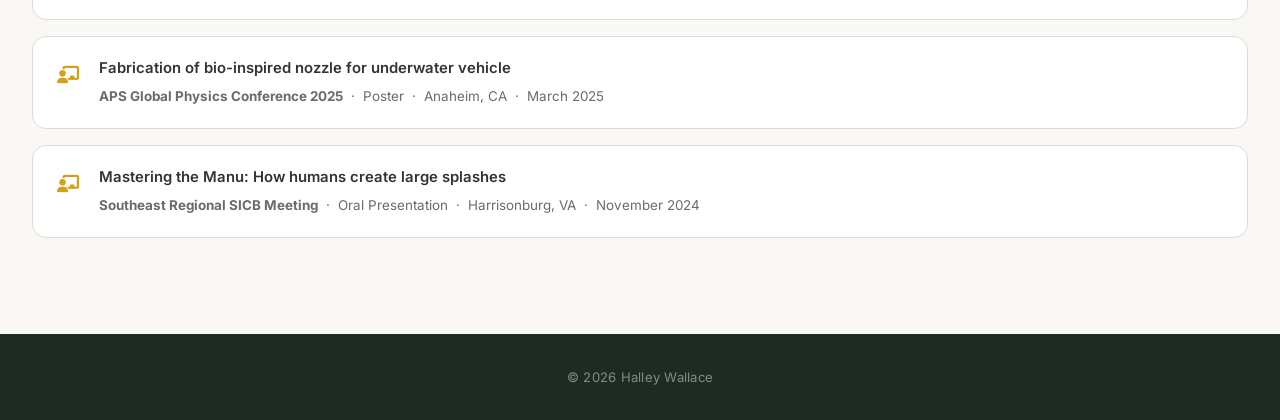
<file: publications.html>
<!DOCTYPE html>
<html lang="en">
<head>
    <meta charset="UTF-8">
    <meta name="viewport" content="width=device-width, initial-scale=1.0">
    <title>Publications — Halley Wallace</title>
    <link rel="preconnect" href="https://fonts.googleapis.com">
    <link rel="preconnect" href="https://fonts.gstatic.com" crossorigin>
    <link href="https://fonts.googleapis.com/css2?family=Playfair+Display:ital,wght@0,400;0,600;0,700;1,400&family=Inter:wght@300;400;500;600&display=swap" rel="stylesheet">
    <link rel="stylesheet" href="https://cdnjs.cloudflare.com/ajax/libs/font-awesome/6.4.0/css/all.min.css">
    <link rel="stylesheet" href="assets/css/style.css">
</head>
<body>

    <nav id="navbar">
        <div class="nav-container">
            <a href="index.html" class="nav-logo">HW</a>
            
            <ul class="nav-links" id="navLinks">
                <li><a href="research.html">Research</a></li>
                <li><a href="projects.html">Projects</a></li>
                <li><a href="publications.html" class="active">Publications</a></li>
                
                <li><a href="awards.html">Awards</a></li>
                <li><a href="index.html#contact">Contact</a></li>
            </ul>
            <button class="nav-toggle" id="navToggle" aria-label="Toggle navigation">
                <span></span><span></span><span></span>
            </button>
        </div>
    </nav>

    <div class="page-header">
        <div class="container">
            <h1 class="page-title">Publications</h1>
        </div>
    </div>

    <section class="section">
        <div class="container">

            <h3 class="subsection-title first">Published</h3>
            <div class="pub-list">

                <div class="pub-item">
                    <div class="pub-year">2025</div>
                    <div class="pub-content">
                        <h3 class="pub-title">Mastering the Manu: how humans create large splashes</h3>
                        <p class="pub-authors">Rohilla et al. (incl. <strong>Wallace, H.</strong>)</p>
                        <p class="pub-journal"><em>Journal of the Royal Society Interface</em>, 2025</p>
                        <div class="pub-links">
                            <a href="https://royalsocietypublishing.org/rsfs/article/15/2/20240056/235802/Mastering-the-Manu-how-humans-create-large"
                               target="_blank" rel="noopener" class="pub-link">
                                <i class="fas fa-external-link-alt"></i> View Article
                            </a>
                        </div>
                    </div>
                </div>

                <div class="pub-item">
                    <div class="pub-year">2025</div>
                    <div class="pub-content">
                        <h3 class="pub-title">Three-dimensional tracking method for water-hopping mudskippers in natural habitats</h3>
                        <p class="pub-authors">Choi, Yung, Bergerson, <strong>Wallace, H.</strong>, Grafe, Bhamla</p>
                        <p class="pub-journal"><em>Integrative and Comparative Biology</em>, Vol. 65, No. 6, pp. 1699–1713</p>
                        <div class="pub-links">
                            <a href="https://academic.oup.com/icb/article-abstract/65/6/1699/8223414"
                               target="_blank" rel="noopener" class="pub-link">
                                <i class="fas fa-external-link-alt"></i> View Article
                            </a>
                        </div>
                    </div>
                </div>

            </div>

            <h3 class="subsection-title">Under Review</h3>
            <div class="preprint-list">

                <div class="preprint-card">
                    <div class="preprint-gif">
                        <img src="assets/images/darpa_thrust.gif" alt="DARPA underwater thrust test">
                    </div>
                    <div class="preprint-content">
                        <h4>Multi-Objective Bayesian Optimization of Bio-Inspired Rigid &amp; Flexible Nozzles for Underwater Propulsion</h4>
                        <p class="pub-authors">P. Singh, V. Hernandez, Y. Karki, <strong>H. Wallace</strong>, D. Choi, S. Bhamla &amp; C. Bose</p>
                        <p class="pub-under-review">Under Review</p>
                    </div>
                </div>

                <div class="preprint-card">
                    <div class="preprint-gif">
                        <img src="assets/images/pulsed_jet.gif" alt="Nozzle optimization results">
                    </div>
                    <div class="preprint-content">
                        <h4>Squid-inspired soft nozzles enable superpropulsive jet thrusters</h4>
                        <p class="pub-authors">Choi et al. (incl. <strong>Wallace, H.</strong>) &nbsp;·&nbsp; <em>Science Advances</em></p>
                        <p class="pub-under-review">Under Review</p>
                    </div>
                </div>

            </div>

            <h3 class="subsection-title">Conference Presentations</h3>
            <div class="conf-list">

                <div class="conf-item">
                    <div class="conf-icon"><i class="fas fa-chalkboard-teacher"></i></div>
                    <div class="conf-content">
                        <h4>Optimization and experimental validation of bio-inspired flexible nozzles for thrust enhancement in pulsed laminar jet propulsion</h4>
                        <p><strong>APS Global Physics Summit 2026</strong> &nbsp;·&nbsp; Oral Presentation &nbsp;·&nbsp; Denver, CO &nbsp;·&nbsp; March 2026</p>
                    </div>
                </div>

                <div class="conf-item">
                    <div class="conf-icon"><i class="fas fa-chalkboard-teacher"></i></div>
                    <div class="conf-content">
                        <h4>Squid-inspired flexible nozzles improve thrust in rotary propulsors using a multi-fidelity approach</h4>
                        <p><strong>SICB Annual Meeting 2026</strong> &nbsp;·&nbsp; Oral Presentation &nbsp;·&nbsp; Portland, OR &nbsp;·&nbsp; January 2026</p>
                    </div>
                </div>

                <div class="conf-item">
                    <div class="conf-icon"><i class="fas fa-chalkboard-teacher"></i></div>
                    <div class="conf-content">
                        <h4>Multi-fidelity approach for thrust enhancement in bio-inspired nozzles for underwater vehicles using LES and experiments</h4>
                        <p><strong>APS Division of Fluid Dynamics 2025</strong> &nbsp;·&nbsp; Oral Presentation &nbsp;·&nbsp; Houston, TX &nbsp;·&nbsp; November 2025</p>
                    </div>
                </div>

                <div class="conf-item">
                    <div class="conf-icon"><i class="fas fa-chalkboard-teacher"></i></div>
                    <div class="conf-content">
                        <h4>Fabrication of bio-inspired nozzle for underwater vehicle</h4>
                        <p><strong>APS Global Physics Conference 2025</strong> &nbsp;·&nbsp; Poster &nbsp;·&nbsp; Anaheim, CA &nbsp;·&nbsp; March 2025</p>
                    </div>
                </div>

                <div class="conf-item">
                    <div class="conf-icon"><i class="fas fa-chalkboard-teacher"></i></div>
                    <div class="conf-content">
                        <h4>Mastering the Manu: How humans create large splashes</h4>
                        <p><strong>Southeast Regional SICB Meeting</strong> &nbsp;·&nbsp; Oral Presentation &nbsp;·&nbsp; Harrisonburg, VA &nbsp;·&nbsp; November 2024</p>
                    </div>
                </div>

            </div>
        </div>
    </section>

    <footer>
        <p>© 2026 Halley Wallace</p>
    </footer>

    <script src="assets/js/main.js"></script>
</body>
</html>
</file>
<file: assets/css/style.css>
/* ===========================
   Variables & Reset
=========================== */
*, *::before, *::after {
    margin: 0;
    padding: 0;
    box-sizing: border-box;
}

:root {
    --bg:          #faf8f5;
    --bg-alt:      #f0ede8;
    --accent:      #2d6a4f;
    --accent-mid:  #40916c;
    --accent-light:#52b788;
    --text:        #333333;
    --text-muted:  #6b6b6b;
    --highlight:   #d4a017;
    --border:      #e0dbd4;
    --white:       #ffffff;
    --shadow:      0 4px 24px rgba(0, 0, 0, 0.08);
    --shadow-lg:   0 8px 40px rgba(0, 0, 0, 0.13);
    --radius:      14px;
}

html {
    scroll-behavior: smooth;
    font-size: 16px;
}

body {
    font-family: 'Inter', sans-serif;
    background-color: var(--bg);
    color: var(--text);
    line-height: 1.7;
    -webkit-font-smoothing: antialiased;
}

a {
    color: var(--accent);
    text-decoration: none;
    transition: color 0.2s;
}
a:hover { color: var(--accent-mid); }

img { display: block; max-width: 100%; }

/* ===========================
   Navigation
=========================== */
#navbar {
    position: fixed;
    top: 0; left: 0; right: 0;
    z-index: 1000;
    background: rgba(250, 248, 245, 0.9);
    backdrop-filter: blur(16px);
    -webkit-backdrop-filter: blur(16px);
    border-bottom: 1px solid transparent;
    transition: border-color 0.3s, box-shadow 0.3s;
}

#navbar.scrolled {
    border-bottom-color: var(--border);
    box-shadow: var(--shadow);
}

.nav-container {
    max-width: 1320px;
    margin: 0 auto;
    padding: 0 2rem;
    height: 64px;
    display: flex;
    align-items: center;
    justify-content: space-between;
}

.nav-logo {
    font-family: 'Playfair Display', serif;
    font-size: 1.35rem;
    font-weight: 700;
    color: var(--accent);
    letter-spacing: 0.06em;
}

.nav-links {
    list-style: none;
    display: flex;
    gap: 2.25rem;
    margin-left: auto;
}

.nav-links a {
    font-size: 0.875rem;
    font-weight: 500;
    color: var(--text-muted);
    letter-spacing: 0.01em;
    padding-bottom: 2px;
    border-bottom: 2px solid transparent;
    transition: color 0.2s, border-color 0.2s;
}

.nav-links a:hover,
.nav-links a.active {
    color: var(--accent);
    border-bottom-color: var(--accent);
}

.nav-toggle {
    display: none;
    flex-direction: column;
    gap: 5px;
    background: none;
    border: none;
    cursor: pointer;
    padding: 4px;
}

.nav-toggle span {
    display: block;
    width: 24px;
    height: 2px;
    background: var(--text);
    border-radius: 2px;
    transition: all 0.3s;
}

/* ===========================
   Hero
=========================== */
.hero {
    min-height: 100vh;
    display: flex;
    flex-direction: column;
    justify-content: center;
    padding: 7rem 2rem 5rem;
    position: relative;
    background-image: url('../images/gt_landscape.jpg');
    background-size: cover;
    background-position: center 40%;
}

.hero::before {
    content: '';
    position: absolute;
    inset: 0;
    background: linear-gradient(
        to right,
        rgba(250,248,245,0.97) 35%,
        rgba(250,248,245,0.82) 60%,
        rgba(250,248,245,0.55) 100%
    );
    pointer-events: none;
}

.hero-content {
    max-width: 1320px;
    margin: 0 auto;
    width: 100%;
    position: relative;
    z-index: 1;
    display: grid;
    grid-template-columns: 1fr 320px;
    gap: 5rem;
    align-items: center;
}

.hero-label {
    display: inline-block;
    font-size: 0.75rem;
    font-weight: 600;
    letter-spacing: 0.14em;
    text-transform: uppercase;
    color: var(--accent);
    margin-bottom: 1.25rem;
    padding: 0.3rem 0.9rem;
    background: rgba(45, 106, 79, 0.1);
    border-radius: 100px;
}

.hero h1 {
    font-family: 'Playfair Display', serif;
    font-size: clamp(2.75rem, 6vw, 4.5rem);
    font-weight: 700;
    line-height: 1.08;
    margin-bottom: 0.9rem;
    color: var(--accent);
}

.hero-subtitle {
    font-size: 0.97rem;
    color: var(--text-muted);
    margin-bottom: 1.1rem;
    line-height: 1.7;
}

.hero-bio {
    font-size: 1rem;
    color: var(--text-muted);
    max-width: 560px;
    margin-bottom: 2rem;
    line-height: 1.8;
}

.hero-links {
    display: flex;
    flex-wrap: wrap;
    gap: 0.65rem;
}

/* Badges — uniform style */
.badge {
    display: inline-flex;
    align-items: center;
    gap: 0.45rem;
    padding: 0.5rem 1.1rem;
    border-radius: 100px;
    font-size: 0.83rem;
    font-weight: 500;
    transition: all 0.2s;
    border: 1.5px solid var(--accent);
    background: var(--white);
    color: var(--accent);
    white-space: nowrap;
}

.badge:hover {
    background: var(--accent);
    color: var(--white);
}

/* Photo */
.hero-photo {
    display: flex;
    justify-content: center;
}

.photo-frame {
    width: 280px;
    height: 280px;
    border-radius: 50%;
    overflow: hidden;
    border: 4px solid var(--accent);
    box-shadow: 0 0 0 10px rgba(45, 106, 79, 0.1), var(--shadow-lg);
}

.photo-frame img {
    width: 100%;
    height: 100%;
    object-fit: cover;
}

.photo-placeholder {
    width: 100%;
    height: 100%;
    background: var(--bg-alt);
    display: flex;
    align-items: center;
    justify-content: center;
    font-size: 5rem;
    color: var(--border);
}

/* Scroll cue */
.hero-scroll {
    position: absolute;
    bottom: 2rem;
    left: 50%;
    transform: translateX(-50%);
    animation: bounce 2.2s ease-in-out infinite;
}

.hero-scroll a {
    color: var(--text-muted);
    font-size: 1.1rem;
    opacity: 0.7;
    transition: opacity 0.2s;
}

.hero-scroll a:hover { opacity: 1; }

@keyframes bounce {
    0%, 100% { transform: translateX(-50%) translateY(0); }
    50%       { transform: translateX(-50%) translateY(8px); }
}

/* ===========================
   Section Base
=========================== */
.section { padding: 6rem 2rem; }
.section-alt { background: var(--bg-alt); }

.container {
    max-width: 1320px;
    margin: 0 auto;
}

.section-title {
    font-family: 'Playfair Display', serif;
    font-size: 2.1rem;
    font-weight: 700;
    color: var(--text);
    margin-bottom: 0.4rem;
    position: relative;
    display: inline-block;
}

.section-title::after {
    content: '';
    display: block;
    width: 44px;
    height: 3px;
    background: var(--highlight);
    margin-top: 0.55rem;
    border-radius: 2px;
}

/* ===========================
   Hero Institutions Row
=========================== */
.hero-institutions {
    display: flex;
    align-items: center;
    gap: 0.9rem;
    margin-top: 1.5rem;
    flex-wrap: wrap;
}

.inst-logo {
    height: 32px;
    width: auto;
    object-fit: contain;
}

.gt-logo {
    /* GT logo has a white/transparent bg — keep it crisp */
    filter: brightness(0.85);
}

.inst-divider {
    color: var(--text-muted);
    font-size: 1rem;
}

.inst-cornell {
    font-family: 'Playfair Display', serif;
    font-size: 1rem;
    font-weight: 600;
    color: #b31b1b;
    letter-spacing: 0.01em;
}

/* ===========================
   About
=========================== */
.about-grid {
    display: grid;
    grid-template-columns: 1fr 300px;
    gap: 4rem;
    margin-top: 2.75rem;
    align-items: start;
}

.about-text p {
    color: var(--text-muted);
    margin-bottom: 1rem;
    font-size: 1.02rem;
}

.about-text p strong { color: var(--text); }
.about-text a { font-weight: 500; }

.detail-card {
    background: var(--white);
    border-radius: var(--radius);
    padding: 1.4rem 1.6rem;
    margin-bottom: 1rem;
    border: 1px solid var(--border);
}

.detail-card h3 {
    font-size: 0.75rem;
    font-weight: 600;
    text-transform: uppercase;
    letter-spacing: 0.12em;
    color: var(--accent);
    margin-bottom: 0.9rem;
    display: flex;
    align-items: center;
    gap: 0.5rem;
}

.detail-item {
    display: flex;
    flex-direction: column;
    gap: 0.2rem;
}

.detail-item strong { font-size: 0.9rem; color: var(--text); }
.detail-item span   { font-size: 0.82rem; color: var(--text-muted); }
.detail-item a      { font-size: 0.88rem; color: var(--accent); }

/* Education items */
.edu-item {
    display: flex;
    align-items: flex-start;
    gap: 0.85rem;
    padding: 0.5rem 0;
}

.edu-logo {
    height: 28px;
    width: auto;
    object-fit: contain;
    flex-shrink: 0;
    margin-top: 3px;
    filter: brightness(0.85);
}

.edu-text {
    display: flex;
    flex-direction: column;
    gap: 0.15rem;
}

.edu-text strong { font-size: 0.9rem; color: var(--text); }
.edu-text span   { font-size: 0.8rem; color: var(--text-muted); }

.edu-note {
    font-size: 0.75rem !important;
    color: var(--accent) !important;
    font-style: italic;
}

.edu-divider {
    height: 1px;
    background: var(--border);
    margin: 0.6rem 0;
}

/* Award list */
.award-list {
    list-style: none;
    display: flex;
    flex-direction: column;
    gap: 0.45rem;
}

.award-list li {
    font-size: 0.82rem;
    color: var(--text-muted);
    padding-left: 1.1rem;
    position: relative;
    line-height: 1.45;
}

.award-list li::before {
    content: '★';
    position: absolute;
    left: 0;
    color: var(--highlight);
    font-size: 0.65rem;
    top: 3px;
}

.interest-list {
    list-style: none;
    display: flex;
    flex-direction: column;
    gap: 0.45rem;
}

.interest-list li {
    font-size: 0.88rem;
    color: var(--text-muted);
    padding-left: 1.1rem;
    position: relative;
}

.interest-list li::before {
    content: '▸';
    position: absolute;
    left: 0;
    color: var(--accent);
    font-size: 0.75rem;
    top: 2px;
}

/* ===========================
   Research Cards
=========================== */
.research-grid {
    display: grid;
    grid-template-columns: repeat(3, 1fr);
    gap: 1.5rem;
    margin-top: 2.75rem;
}

.research-card {
    background: var(--white);
    border-radius: var(--radius);
    padding: 2rem;
    border: 1px solid var(--border);
    transition: transform 0.3s, box-shadow 0.3s;
    position: relative;
    overflow: hidden;
}

.research-card::before {
    content: '';
    position: absolute;
    top: 0; left: 0; right: 0;
    height: 3px;
    background: linear-gradient(90deg, var(--accent), var(--accent-light));
    transform: scaleX(0);
    transform-origin: left;
    transition: transform 0.35s ease;
}

.research-card:hover {
    transform: translateY(-5px);
    box-shadow: var(--shadow-lg);
}

.research-card:hover::before { transform: scaleX(1); }

.research-icon {
    width: 46px;
    height: 46px;
    background: rgba(45, 106, 79, 0.1);
    border-radius: 12px;
    display: flex;
    align-items: center;
    justify-content: center;
    color: var(--accent);
    font-size: 1.2rem;
    margin-bottom: 1.2rem;
}

.research-card h3 {
    font-family: 'Playfair Display', serif;
    font-size: 1.05rem;
    margin-bottom: 0.65rem;
    color: var(--text);
    line-height: 1.4;
}

.research-card p {
    font-size: 0.875rem;
    color: var(--text-muted);
    line-height: 1.75;
    margin-bottom: 1.1rem;
}

.research-tags {
    display: flex;
    flex-wrap: wrap;
    gap: 0.4rem;
}

.tag {
    font-size: 0.73rem;
    padding: 0.2rem 0.65rem;
    background: var(--bg-alt);
    color: var(--text-muted);
    border-radius: 100px;
    border: 1px solid var(--border);
    font-weight: 500;
}

/* ===========================
   Publications
=========================== */
.pub-list {
    margin-top: 2.75rem;
}

.pub-item {
    display: flex;
    gap: 2.5rem;
    padding: 2rem 0;
    border-bottom: 1px solid var(--border);
}

.pub-item:first-child { border-top: 1px solid var(--border); }

.pub-year {
    font-family: 'Playfair Display', serif;
    font-size: 1.6rem;
    font-weight: 700;
    color: var(--highlight);
    min-width: 72px;
    line-height: 1.1;
    padding-top: 3px;
    display: flex;
    flex-direction: column;
    align-items: flex-start;
    gap: 0.4rem;
}

.pub-status {
    font-family: 'Inter', sans-serif;
    font-size: 0.68rem;
    font-weight: 600;
    letter-spacing: 0.08em;
    text-transform: uppercase;
    padding: 0.2rem 0.55rem;
    border-radius: 100px;
}

.in-review {
    background: rgba(212, 160, 23, 0.12);
    color: var(--highlight);
    border: 1px solid rgba(212, 160, 23, 0.35);
}

.pub-title {
    font-size: 1rem;
    font-weight: 600;
    color: var(--text);
    margin-bottom: 0.4rem;
    line-height: 1.5;
}

.pub-authors {
    font-size: 0.875rem;
    color: var(--text-muted);
    margin-bottom: 0.3rem;
}

.pub-journal {
    font-size: 0.85rem;
    color: var(--text-muted);
    margin-bottom: 0.85rem;
}

.pub-under-review {
    font-size: 0.8rem;
    font-style: italic;
    color: var(--text-muted);
    margin-top: 0.4rem;
}

.pub-links { display: flex; gap: 1.1rem; }

.pub-link {
    font-size: 0.8rem;
    font-weight: 500;
    color: var(--accent);
    display: inline-flex;
    align-items: center;
    gap: 0.3rem;
    transition: color 0.2s;
}

.pub-link:hover { color: var(--accent-light); }

/* Under Review / In Prep cards */
.preprint-list {
    display: flex;
    flex-direction: column;
    gap: 1.25rem;
    margin-bottom: 0.5rem;
}

.preprint-card {
    display: flex;
    gap: 1.75rem;
    align-items: center;
    background: var(--white);
    border: 1px solid var(--border);
    border-radius: var(--radius);
    padding: 1.25rem 1.5rem;
    transition: box-shadow 0.25s;
}

.preprint-card:hover { box-shadow: var(--shadow); }

.preprint-gif {
    flex-shrink: 0;
    width: 160px;
    height: 110px;
    border-radius: 8px;
    overflow: hidden;
    background: #111;
}

.preprint-gif img {
    width: 100%;
    height: 100%;
    object-fit: cover;
}

.preprint-content {
    display: flex;
    flex-direction: column;
    gap: 0.45rem;
}

.preprint-content h4 {
    font-size: 0.95rem;
    font-weight: 600;
    color: var(--text);
    line-height: 1.5;
    margin: 0;
}

.under-review {
    background: rgba(179, 27, 27, 0.08);
    color: #b31b1b;
    border: 1px solid rgba(179, 27, 27, 0.25);
}

.in-prep {
    background: rgba(107, 107, 107, 0.1);
    color: var(--text-muted);
    border: 1px solid var(--border);
}

/* Conferences */
.subsection-title {
    font-family: 'Playfair Display', serif;
    font-size: 1.35rem;
    color: var(--text);
    margin: 3.5rem 0 1.5rem;
}

.conf-list { display: flex; flex-direction: column; gap: 1rem; }

.conf-item {
    display: flex;
    gap: 1.25rem;
    align-items: flex-start;
    background: var(--white);
    border: 1px solid var(--border);
    border-radius: var(--radius);
    padding: 1.25rem 1.5rem;
    transition: box-shadow 0.25s;
}

.conf-item:hover { box-shadow: var(--shadow); }

.conf-icon {
    color: var(--highlight);
    font-size: 1.1rem;
    margin-top: 3px;
    flex-shrink: 0;
}

.conf-content h4 {
    font-size: 0.93rem;
    font-weight: 600;
    color: var(--text);
    margin-bottom: 0.35rem;
    line-height: 1.5;
}

.conf-content p { font-size: 0.84rem; color: var(--text-muted); }

/* ===========================
   Projects
=========================== */
.project-grid {
    margin-top: 2.75rem;
    display: grid;
    gap: 1.5rem;
}

.project-card {
    background: var(--white);
    border-radius: var(--radius);
    padding: 2.25rem 2.5rem;
    border: 1px solid var(--border);
    transition: box-shadow 0.3s;
}

.project-card:hover { box-shadow: var(--shadow-lg); }

.project-card.featured {
    border-left: 4px solid var(--accent);
}

.project-badge {
    display: inline-block;
    font-size: 0.73rem;
    font-weight: 600;
    letter-spacing: 0.12em;
    text-transform: uppercase;
    color: var(--accent);
    background: rgba(45, 106, 79, 0.1);
    padding: 0.25rem 0.8rem;
    border-radius: 100px;
    margin-bottom: 0.75rem;
}

.project-header { margin-bottom: 1.1rem; }

.project-card h3 {
    font-family: 'Playfair Display', serif;
    font-size: 1.3rem;
    color: var(--text);
    line-height: 1.35;
}

.project-card > p {
    color: var(--text-muted);
    font-size: 0.97rem;
    line-height: 1.8;
    margin-bottom: 1.4rem;
}

.project-details {
    list-style: none;
    display: flex;
    flex-direction: column;
    gap: 0.55rem;
    margin-bottom: 1.6rem;
}

.project-details li {
    font-size: 0.875rem;
    color: var(--text-muted);
    display: flex;
    align-items: flex-start;
    gap: 0.65rem;
    line-height: 1.5;
}

.project-details li i {
    color: var(--accent);
    width: 16px;
    flex-shrink: 0;
    margin-top: 3px;
}

.project-links { display: flex; flex-wrap: wrap; gap: 0.75rem; }

.btn {
    display: inline-flex;
    align-items: center;
    gap: 0.4rem;
    padding: 0.5rem 1.2rem;
    border-radius: 8px;
    font-size: 0.84rem;
    font-weight: 500;
    transition: all 0.2s;
}

.btn-outline {
    border: 1.5px solid var(--border);
    color: var(--text-muted);
}

.btn-outline:hover {
    border-color: var(--accent);
    color: var(--accent);
}

/* ===========================
   Awards
=========================== */
.awards-grid {
    display: grid;
    grid-template-columns: repeat(2, 1fr);
    gap: 1.25rem;
    margin-top: 2.75rem;
}

.award-card {
    background: var(--white);
    border: 1px solid var(--border);
    border-radius: var(--radius);
    padding: 1.75rem;
    display: flex;
    gap: 1.25rem;
    align-items: flex-start;
    transition: box-shadow 0.25s, transform 0.25s;
}

.award-card:hover {
    box-shadow: var(--shadow-lg);
    transform: translateY(-3px);
}

.award-icon {
    width: 44px;
    height: 44px;
    background: rgba(212, 160, 23, 0.12);
    border-radius: 10px;
    display: flex;
    align-items: center;
    justify-content: center;
    color: var(--highlight);
    font-size: 1.1rem;
    flex-shrink: 0;
}

.award-body h3 {
    font-size: 0.95rem;
    font-weight: 600;
    color: var(--text);
    margin-bottom: 0.2rem;
    line-height: 1.4;
}

.award-sub {
    font-size: 0.78rem;
    color: var(--accent);
    font-weight: 500;
    margin-bottom: 0.5rem;
}

.award-desc {
    font-size: 0.82rem;
    color: var(--text-muted);
    line-height: 1.65;
}

/* Awards list (row layout) */
.awards-list {
    display: flex;
    flex-direction: column;
    gap: 0;
    border: 1px solid var(--border);
    border-radius: var(--radius);
    overflow: hidden;
    margin-top: 2rem;
}

.award-row {
    display: grid;
    grid-template-columns: 1fr auto auto auto;
    gap: 1rem;
    align-items: center;
    padding: 1rem 1.5rem;
    border-bottom: 1px solid var(--border);
    background: var(--white);
    transition: background 0.2s;
}

.award-row:last-child { border-bottom: none; }
.award-row:hover { background: var(--bg-alt); }

.award-row-name {
    display: flex;
    align-items: center;
    gap: 0.75rem;
    font-size: 0.92rem;
    font-weight: 500;
    color: var(--text);
}

.award-row-icon {
    color: var(--highlight);
    font-size: 0.85rem;
    flex-shrink: 0;
    width: 1rem;
    text-align: center;
}

.award-row-meta {
    font-size: 0.8rem;
    color: var(--text-muted);
    white-space: nowrap;
}

.award-row-amount {
    font-size: 0.85rem;
    font-weight: 600;
    color: var(--accent);
    white-space: nowrap;
}

.award-row-year {
    font-size: 0.8rem;
    color: var(--text-muted);
    white-space: nowrap;
    text-align: right;
}

/* ===========================
   Contact
=========================== */
.contact-container { text-align: center; }

.contact-text {
    color: var(--text-muted);
    font-size: 1.05rem;
    margin: 1.75rem 0 2.75rem;
}

.contact-links {
    display: flex;
    justify-content: center;
    flex-wrap: wrap;
    gap: 1rem;
    margin-top: 1.5rem;
}

.contact-item {
    display: flex;
    flex-direction: row;
    align-items: center;
    gap: 0.7rem;
    padding: 0.85rem 1.6rem;
    border: 1px solid var(--border);
    border-radius: 100px;
    background: var(--white);
    color: var(--text);
    font-size: 0.9rem;
    font-weight: 500;
    transition: border-color 0.2s, color 0.2s, box-shadow 0.2s;
    text-decoration: none;
}

.contact-item i {
    font-size: 1.15rem;
    color: var(--accent);
    transition: transform 0.2s;
}

.contact-item:hover {
    color: var(--accent);
    border-color: var(--accent);
    box-shadow: 0 2px 12px rgba(45,106,79,0.1);
}
.contact-item:hover i { transform: scale(1.12); }

/* ===========================
   About (homepage — full-width)
=========================== */
.about-full {
    max-width: 800px;
    margin-top: 2.5rem;
}

.about-full p {
    font-size: 1.02rem;
    color: var(--text-muted);
    line-height: 1.8;
    margin-bottom: 1rem;
}

.about-full p strong { color: var(--text); }
.about-full a { font-weight: 500; }

.about-facts {
    display: flex;
    flex-wrap: wrap;
    gap: 0.65rem;
    margin-top: 1.75rem;
}

.fact-chip {
    display: inline-flex;
    align-items: center;
    gap: 0.45rem;
    padding: 0.4rem 0.9rem;
    background: var(--white);
    border: 1px solid var(--border);
    border-radius: 100px;
    font-size: 0.82rem;
    color: var(--text-muted);
    font-weight: 500;
}

.fact-chip i { color: var(--accent); font-size: 0.78rem; }

/* Current coursework row (links to related projects) */
.about-courses { margin-top: 1.75rem; }

.about-courses-label {
    font-size: 0.7rem;
    font-weight: 600;
    letter-spacing: 0.13em;
    text-transform: uppercase;
    color: var(--text-muted);
}

.about-courses .about-facts { margin-top: 0.65rem; }

a.fact-chip { transition: border-color 0.2s, color 0.2s; }
a.fact-chip:hover { border-color: var(--accent); color: var(--accent); }

/* ===========================
   News extra / toggle
=========================== */
.news-extra-wrap[hidden] { display: none !important; }
.news-extra-wrap { display: block; }

.news-more-btn {
    display: inline-flex;
    align-items: center;
    gap: 0.45rem;
    margin-top: 1.5rem;
    padding: 0.5rem 1.2rem;
    border: 1.5px solid var(--accent);
    border-radius: 100px;
    background: none;
    color: var(--accent);
    font-size: 0.85rem;
    font-weight: 500;
    cursor: pointer;
    transition: all 0.2s;
    font-family: 'Inter', sans-serif;
}

.news-more-btn:hover {
    background: var(--accent);
    color: var(--white);
}

.news-more-btn i { transition: transform 0.3s; }
.news-more-btn.open i { transform: rotate(180deg); }

/* ===========================
   Featured Cards
=========================== */
.feat-grid {
    display: grid;
    grid-template-columns: repeat(2, 1fr);
    gap: 1.75rem;
    margin-top: 2.75rem;
}

.feat-card {
    background: var(--white);
    border: 1px solid var(--border);
    border-radius: var(--radius);
    overflow: hidden;
    transition: box-shadow 0.3s, transform 0.3s;
}

.feat-card:hover {
    box-shadow: var(--shadow-lg);
    transform: translateY(-4px);
}

.feat-media {
    width: 100%;
    aspect-ratio: 16 / 9;
    overflow: hidden;
    position: relative;
    background: #111;
}

.feat-media img {
    width: 100%;
    height: 100%;
    object-fit: cover;
    display: block;
    transition: transform 0.4s;
}

.feat-card:hover .feat-media img { transform: scale(1.03); }

.feat-media-placeholder {
    background: linear-gradient(135deg, #1a3a2a, #2d6a4f);
    display: flex;
    align-items: center;
    justify-content: center;
    font-size: 3rem;
    color: rgba(255,255,255,0.25);
}

.video-thumb-wrap {
    display: block;
    width: 100%;
    height: 100%;
    position: relative;
}

.video-thumb-wrap img {
    width: 100%;
    height: 100%;
    object-fit: cover;
}

.play-btn {
    position: absolute;
    top: 50%;
    left: 50%;
    transform: translate(-50%, -50%);
    width: 60px;
    height: 60px;
    border-radius: 50%;
    background: rgba(255,255,255,0.92);
    display: flex;
    align-items: center;
    justify-content: center;
    color: var(--accent);
    font-size: 1.2rem;
    transition: transform 0.2s, background 0.2s;
    padding-left: 4px;
}

.video-thumb-wrap:hover .play-btn {
    transform: translate(-50%, -50%) scale(1.1);
    background: var(--white);
}

.feat-body {
    padding: 1.5rem 1.75rem 1.75rem;
}

.feat-badge {
    display: inline-block;
    font-size: 0.72rem;
    font-weight: 600;
    letter-spacing: 0.1em;
    text-transform: uppercase;
    color: var(--accent);
    background: rgba(45, 106, 79, 0.1);
    padding: 0.22rem 0.7rem;
    border-radius: 100px;
    margin-bottom: 0.7rem;
}

.feat-body h3 {
    font-family: 'Playfair Display', serif;
    font-size: 1.15rem;
    color: var(--text);
    line-height: 1.35;
    margin-bottom: 0.75rem;
}

.feat-body p {
    font-size: 0.88rem;
    color: var(--text-muted);
    line-height: 1.75;
    margin-bottom: 1.25rem;
}

.feat-links {
    display: flex;
    flex-wrap: wrap;
    gap: 0.65rem;
}

.feat-link-btn {
    display: inline-flex;
    align-items: center;
    gap: 0.4rem;
    padding: 0.42rem 1rem;
    border: 1.5px solid var(--border);
    border-radius: 8px;
    font-size: 0.8rem;
    font-weight: 500;
    color: var(--text-muted);
    transition: all 0.2s;
}

.feat-link-btn:hover {
    border-color: var(--accent);
    color: var(--accent);
}

/* ===========================
   Page Header (sub-pages)
=========================== */
.page-header {
    background: var(--bg-alt);
    border-bottom: 1px solid var(--border);
    padding: 5.5rem 2rem 2.5rem;
}

.page-title {
    font-family: 'Playfair Display', serif;
    font-size: 2.75rem;
    font-weight: 700;
    color: var(--accent);
    margin-bottom: 0.4rem;
}

.page-subtitle {
    font-size: 1rem;
    color: var(--text-muted);
}

/* ===========================
   Latest News Timeline
=========================== */
.news-timeline {
    margin-top: 2.75rem;
    position: relative;
    padding-left: 2rem;
}

.news-timeline::before {
    content: '';
    position: absolute;
    left: 72px;
    top: 0;
    bottom: 0;
    width: 2px;
    background: var(--border);
}

.news-item {
    display: grid;
    grid-template-columns: 72px 20px 1fr;
    gap: 0 1.25rem;
    align-items: flex-start;
    margin-bottom: 2rem;
}

.news-date {
    font-family: 'Playfair Display', serif;
    font-size: 0.88rem;
    font-weight: 600;
    color: var(--highlight);
    text-align: right;
    padding-top: 3px;
    white-space: nowrap;
}

.news-dot {
    width: 12px;
    height: 12px;
    border-radius: 50%;
    background: var(--accent);
    border: 2px solid var(--bg);
    box-shadow: 0 0 0 2px var(--accent);
    margin-top: 5px;
    flex-shrink: 0;
    position: relative;
    z-index: 1;
}

.news-content {
    padding-bottom: 0.5rem;
}

.news-content p {
    font-size: 0.9rem;
    color: var(--text-muted);
    line-height: 1.65;
    margin-top: 0.35rem;
}

.news-content p strong { color: var(--text); }

.news-tag {
    display: inline-block;
    font-size: 0.68rem;
    font-weight: 600;
    letter-spacing: 0.1em;
    text-transform: uppercase;
    padding: 0.18rem 0.6rem;
    border-radius: 100px;
}

.news-tag.upcoming { background: rgba(179, 27, 27, 0.08); color: #b31b1b; border: 1px solid rgba(179, 27, 27, 0.2); }
.news-tag.paper    { background: rgba(45, 106, 79, 0.1);  color: var(--accent); border: 1px solid rgba(45, 106, 79, 0.25); }
.news-tag.talk     { background: rgba(212, 160, 23, 0.1); color: #a07800; border: 1px solid rgba(212, 160, 23, 0.3); }
.news-tag.grad     { background: rgba(45, 106, 79, 0.08); color: var(--accent); border: 1px solid rgba(45, 106, 79, 0.2); }

/* ===========================
   Featured Cards
=========================== */
.featured-grid {
    display: grid;
    grid-template-columns: repeat(4, 1fr);
    gap: 1.25rem;
    margin-top: 2.75rem;
}

.feature-card {
    display: flex;
    flex-direction: column;
    background: var(--white);
    border: 1px solid var(--border);
    border-radius: var(--radius);
    padding: 1.75rem 1.5rem;
    text-decoration: none;
    color: inherit;
    transition: transform 0.3s, box-shadow 0.3s, border-color 0.3s;
    position: relative;
    overflow: hidden;
}

.feature-card::before {
    content: '';
    position: absolute;
    top: 0; left: 0; right: 0;
    height: 3px;
    background: linear-gradient(90deg, var(--accent), var(--accent-light));
    transform: scaleX(0);
    transform-origin: left;
    transition: transform 0.35s ease;
}

.feature-card:hover {
    transform: translateY(-5px);
    box-shadow: var(--shadow-lg);
    border-color: rgba(45, 106, 79, 0.2);
    color: inherit;
}

.feature-card:hover::before { transform: scaleX(1); }

.feature-icon {
    width: 44px;
    height: 44px;
    background: rgba(45, 106, 79, 0.1);
    border-radius: 10px;
    display: flex;
    align-items: center;
    justify-content: center;
    color: var(--accent);
    font-size: 1.15rem;
    margin-bottom: 1rem;
}

.feature-card h3 {
    font-family: 'Playfair Display', serif;
    font-size: 1.05rem;
    color: var(--text);
    margin-bottom: 0.6rem;
}

.feature-card p {
    font-size: 0.84rem;
    color: var(--text-muted);
    line-height: 1.65;
    flex: 1;
    margin-bottom: 1.25rem;
}

.feature-link {
    font-size: 0.82rem;
    font-weight: 600;
    color: var(--accent);
    display: flex;
    align-items: center;
    gap: 0.35rem;
    transition: gap 0.2s;
}

.feature-card:hover .feature-link { gap: 0.55rem; }

/* ===========================
   Research Layout (sidebar + accordion)
=========================== */
.research-layout {
    display: grid;
    grid-template-columns: 260px 1fr;
    gap: 3rem;
    align-items: start;
}

/* Sidebar */
.research-sidebar {
    position: sticky;
    top: 84px;
}

.sidebar-label {
    font-size: 0.7rem;
    font-weight: 600;
    letter-spacing: 0.13em;
    text-transform: uppercase;
    color: var(--text-muted);
    margin-bottom: 0.75rem;
}

.sidebar-nav {
    display: flex;
    flex-direction: column;
    gap: 0.35rem;
    margin-bottom: 2rem;
}

.sidebar-btn {
    display: flex;
    align-items: center;
    gap: 0.85rem;
    width: 100%;
    padding: 0.85rem 1rem;
    border: 1.5px solid var(--border);
    border-radius: 10px;
    background: var(--white);
    cursor: pointer;
    text-align: left;
    transition: all 0.2s;
    font-family: 'Inter', sans-serif;
}

.sidebar-btn:hover {
    border-color: var(--accent);
    background: rgba(45, 106, 79, 0.04);
}

.sidebar-btn.active {
    border-color: var(--accent);
    background: rgba(45, 106, 79, 0.07);
}

.sidebar-btn.active .sidebar-num { color: var(--accent); }
.sidebar-btn.active .sidebar-title { color: var(--accent); }
.sidebar-btn.active .sidebar-arrow { color: var(--accent); opacity: 1; }

.sidebar-num {
    font-family: 'Playfair Display', serif;
    font-size: 1.1rem;
    font-weight: 700;
    color: var(--border);
    min-width: 28px;
    transition: color 0.2s;
}

.sidebar-info {
    display: flex;
    flex-direction: column;
    gap: 0.15rem;
    flex: 1;
}

.sidebar-title {
    font-size: 0.85rem;
    font-weight: 600;
    color: var(--text);
    line-height: 1.3;
    transition: color 0.2s;
}

.sidebar-sub {
    font-size: 0.73rem;
    color: var(--text-muted);
}

.sidebar-arrow {
    font-size: 0.7rem;
    color: var(--border);
    opacity: 0;
    transition: opacity 0.2s, color 0.2s;
}

.sidebar-btn:hover .sidebar-arrow { opacity: 1; }

.sidebar-skills { border-top: 1px solid var(--border); padding-top: 1.5rem; }

.skill-list {
    list-style: none;
    display: flex;
    flex-direction: column;
    gap: 0.45rem;
}

.skill-list li {
    font-size: 0.8rem;
    color: var(--text-muted);
    padding-left: 1rem;
    position: relative;
    line-height: 1.4;
}

.skill-list li::before {
    content: '▸';
    position: absolute;
    left: 0;
    color: var(--accent);
    font-size: 0.7rem;
    top: 2px;
}

/* Accordion */
.research-content {
    display: flex;
    flex-direction: column;
    gap: 1rem;
}

.accordion-section {
    border: 1.5px solid var(--border);
    border-radius: var(--radius);
    overflow: hidden;
    background: var(--white);
    transition: border-color 0.2s, box-shadow 0.2s;
}

.accordion-section { scroll-margin-top: 84px; }

.accordion-section.open {
    border-color: var(--accent);
    box-shadow: var(--shadow);
}

.accordion-header {
    width: 100%;
    display: flex;
    align-items: center;
    justify-content: space-between;
    padding: 1.35rem 1.75rem;
    background: none;
    border: none;
    cursor: pointer;
    text-align: left;
    font-family: 'Inter', sans-serif;
    transition: background 0.2s;
}

.accordion-header:hover { background: rgba(45, 106, 79, 0.03); }

.accordion-header-text {
    display: flex;
    flex-direction: column;
    gap: 0.35rem;
}

.accordion-header h2 {
    font-family: 'Playfair Display', serif;
    font-size: 1.25rem;
    font-weight: 700;
    color: var(--text);
    margin: 0;
}

.accordion-section.open .accordion-header h2 { color: var(--accent); }

.accordion-badge {
    display: inline-block;
    font-size: 0.7rem;
    font-weight: 600;
    letter-spacing: 0.1em;
    text-transform: uppercase;
    padding: 0.18rem 0.65rem;
    border-radius: 100px;
}

.darpa-badge { background: rgba(45,106,79,0.1); color: var(--accent); border: 1px solid rgba(45,106,79,0.25); }
.manu-badge  { background: rgba(45,106,79,0.1); color: var(--accent); border: 1px solid rgba(45,106,79,0.25); }
.mud-badge   { background: rgba(45,106,79,0.1); color: var(--accent); border: 1px solid rgba(45,106,79,0.25); }
.progress-badge { background: rgba(212,160,23,0.1); color: #a07800; border: 1px solid rgba(212,160,23,0.3); }

.accordion-icon {
    color: var(--text-muted);
    font-size: 0.9rem;
    transition: transform 0.3s;
    flex-shrink: 0;
    margin-left: 1rem;
}

.accordion-section.open .accordion-icon { transform: rotate(180deg); }

.accordion-body {
    padding: 0 1.75rem 1.75rem;
    border-top: 1px solid var(--border);
}

.accordion-body[hidden] { display: none; }

.accordion-body p {
    font-size: 0.93rem;
    color: var(--text-muted);
    line-height: 1.8;
    margin-bottom: 1rem;
}

.accordion-body p strong { color: var(--text); }

/* Media row inside accordion */
.accordion-media-row {
    display: flex;
    gap: 1rem;
    margin: 1.25rem 0 1.5rem;
}

.acc-gif {
    flex: 1;
    border-radius: 8px;
    overflow: hidden;
    background: #111;
    aspect-ratio: 16 / 10;
}

.acc-gif img { width: 100%; height: 100%; object-fit: cover; }

.full-width-gif { flex: none; width: 100%; }

/* Scientific figure — no cropping, full image shown */
.acc-figure-wrap {
    width: 100%;
    border-radius: 8px;
    overflow: hidden;
    background: var(--bg-alt);
    margin: 1rem 0 0;
}
.acc-figure-wrap img { width: 100%; height: auto; display: block; }

/* Gallery items that should not be cropped (data figures, wide strips) */
.gallery-item.no-crop { aspect-ratio: unset; background: var(--bg-alt); }
.gallery-item.no-crop img { height: auto; object-fit: contain; }

.acc-video-wrap {
    flex: 1;
    position: relative;
    border-radius: 8px;
    overflow: hidden;
    aspect-ratio: 16 / 9;
}

/* Accordion links section */
.accordion-links-section { margin-top: 1.5rem; }

.accordion-links-section h4 {
    font-size: 0.75rem;
    font-weight: 600;
    letter-spacing: 0.1em;
    text-transform: uppercase;
    color: var(--accent);
    margin: 1.5rem 0 0.75rem;
    padding-bottom: 0.4rem;
    border-bottom: 1px solid var(--border);
}

.accordion-links-section h4:first-child { margin-top: 0; }

.acc-pub-list {
    display: flex;
    flex-direction: column;
    gap: 0.85rem;
}

.acc-pub {
    display: flex;
    gap: 0.85rem;
    align-items: flex-start;
}

.acc-pub-title {
    font-size: 0.875rem;
    font-weight: 600;
    color: var(--text);
    margin-bottom: 0.2rem !important;
    line-height: 1.45;
}

.acc-pub-meta {
    font-size: 0.8rem;
    color: var(--text-muted);
    margin-bottom: 0.4rem !important;
}

.acc-doi-links {
    display: flex;
    gap: 0.85rem;
}

.acc-link {
    font-size: 0.78rem;
    font-weight: 500;
    color: var(--accent);
    display: inline-flex;
    align-items: center;
    gap: 0.3rem;
    transition: color 0.2s;
}
.acc-link:hover { color: var(--accent-light); }

.acc-conf-list {
    list-style: none;
    display: flex;
    flex-direction: column;
    gap: 0.5rem;
}

.acc-conf-list li {
    font-size: 0.85rem;
    color: var(--text-muted);
    padding-left: 1rem;
    position: relative;
    line-height: 1.5;
}

.acc-conf-list li::before {
    content: '·';
    position: absolute;
    left: 0;
    color: var(--accent);
    font-weight: 700;
}

.acc-featured-links {
    display: flex;
    flex-wrap: wrap;
    gap: 0.65rem;
    margin-bottom: 0.5rem;
}

.pub-status.published {
    background: rgba(45,106,79,0.1);
    color: var(--accent);
    border: 1px solid rgba(45,106,79,0.25);
    font-size: 0.75rem;
    font-weight: 700;
    padding: 0.2rem 0.6rem;
    border-radius: 100px;
    white-space: nowrap;
    flex-shrink: 0;
    margin-top: 3px;
}

/* ===========================
   Research photo gallery
=========================== */
.research-photo-gallery {
    display: grid;
    grid-template-columns: repeat(3, 1fr);
    gap: 0.75rem;
    margin: 1.5rem 0 0.5rem;
}

.gallery-item {
    margin: 0;
    border-radius: 8px;
    overflow: hidden;
    aspect-ratio: 4 / 3;
    background: #111;
}

.gallery-item img {
    width: 100%;
    height: 100%;
    object-fit: cover;
    display: block;
    transition: transform 0.3s;
}

.gallery-item:hover img { transform: scale(1.04); }

.gallery-caption {
    font-size: 0.8rem;
    color: var(--text-muted);
    font-style: italic;
    margin-bottom: 1.25rem !important;
    line-height: 1.5;
}

/* ===========================
   Project media (video + photo grid)
=========================== */
.proj-video-wrap {
    margin: 1.25rem 0 0.5rem;
    border-radius: 10px;
    overflow: hidden;
    background: var(--bg-alt);
}

.proj-video-wrap video {
    width: 100%;
    display: block;
    max-height: 420px;
    object-fit: contain;
}

.proj-photo-grid {
    display: grid;
    grid-template-columns: repeat(2, 1fr);
    gap: 0.85rem;
    margin: 1.5rem 0 1rem;
}

.proj-photo-item {
    margin: 0;
    border-radius: 8px;
    overflow: hidden;
    border: 1px solid var(--border);
}

.proj-photo-item img {
    width: 100%;
    aspect-ratio: 4 / 3;
    object-fit: cover;
    display: block;
    transition: transform 0.3s;
}

.proj-photo-item:hover img { transform: scale(1.03); }

.proj-photo-item figcaption {
    padding: 0.5rem 0.75rem;
    font-size: 0.75rem;
    color: var(--text-muted);
    line-height: 1.4;
    background: var(--bg-alt);
    font-style: italic;
}

/* Split row: text left + small video right */
.proj-split-row {
    display: grid;
    grid-template-columns: 1fr 320px;
    gap: 1.5rem;
    align-items: start;
    margin: 1rem 0 0.5rem;
}

.res-media-split {
    display: grid;
    grid-template-columns: 1fr 46%;
    gap: 1.5rem;
    align-items: start;
}

.proj-split-video {
    border-radius: 10px;
    overflow: hidden;
    background: var(--bg-alt);
}

.proj-split-video video {
    width: 100%;
    display: block;
    max-height: 300px;
    object-fit: contain;
}

/* Per-project tool tags */
.proj-tools {
    display: flex;
    flex-wrap: wrap;
    gap: 0.45rem;
    margin-top: 1.1rem;
}

.proj-tool-tag {
    font-size: 0.74rem;
    background: var(--bg-alt);
    border: 1px solid var(--border);
    color: var(--text-muted);
    padding: 0.22rem 0.65rem;
    border-radius: 20px;
}

/* Show the whole image: screenshots and data figures must not be cropped */
.proj-photo-item.no-crop img { aspect-ratio: auto; height: auto; }
.proj-photo-item.no-crop:hover img { transform: none; }

/* Coming soon placeholder */
.proj-coming-soon {
    border: 2px dashed var(--border);
    border-radius: var(--radius);
    padding: 2.5rem;
    text-align: center;
    color: var(--text-muted);
}

.proj-coming-soon i {
    font-size: 1.5rem;
    color: var(--border);
    margin-bottom: 0.75rem;
    display: block;
}

.proj-coming-soon p {
    font-size: 0.9rem;
    margin: 0;
}

/* ===========================
   Skills Grid (research page)
=========================== */
.skills-grid {
    display: grid;
    grid-template-columns: repeat(2, 1fr);
    gap: 1.25rem;
    margin-top: 1.5rem;
}

.skill-group {
    background: var(--white);
    border: 1px solid var(--border);
    border-radius: var(--radius);
    padding: 1.5rem;
}

.skill-group h4 {
    font-size: 0.82rem;
    font-weight: 600;
    text-transform: uppercase;
    letter-spacing: 0.1em;
    color: var(--accent);
    margin-bottom: 0.65rem;
    display: flex;
    align-items: center;
    gap: 0.5rem;
}

.skill-group p {
    font-size: 0.875rem;
    color: var(--text-muted);
    line-height: 1.65;
}

.subsection-title.first { margin-top: 0; }

/* ===========================
   Footer
=========================== */
footer {
    background: #1e2b24;
    color: rgba(255, 255, 255, 0.45);
    text-align: center;
    padding: 2rem;
    font-size: 0.82rem;
    letter-spacing: 0.02em;
}

/* ===========================
   Responsive
=========================== */
@media (max-width: 960px) {
    .hero-content {
        grid-template-columns: 1fr;
        text-align: center;
        gap: 3rem;
    }

    .hero-photo { order: -1; }
    .hero-links { justify-content: center; }
    .hero-bio   { margin-left: auto; margin-right: auto; }

    .about-grid {
        grid-template-columns: 1fr;
        gap: 2.5rem;
    }

    .research-layout { grid-template-columns: 1fr; }
    .research-sidebar { position: static; }
    .sidebar-nav { flex-direction: row; flex-wrap: wrap; }
    .sidebar-btn { flex: 1; min-width: 160px; }
    .research-photo-gallery { grid-template-columns: 1fr 1fr; }
    .proj-photo-grid { grid-template-columns: 1fr; }
    .proj-split-row  { grid-template-columns: 1fr; }
    .res-media-split { grid-template-columns: 1fr; }
    .research-grid  { grid-template-columns: 1fr 1fr; }
    .awards-grid    { grid-template-columns: 1fr; }
    .award-row      { grid-template-columns: 1fr auto; }
    .award-row-meta { display: none; }
    .award-row-year { display: none; }
    .skills-grid    { grid-template-columns: 1fr; }
    .feat-grid      { grid-template-columns: 1fr; }
}

@media (max-width: 640px) {
    .nav-links {
        display: none;
        position: absolute;
        top: 64px; left: 0; right: 0;
        background: var(--bg);
        border-bottom: 1px solid var(--border);
        flex-direction: column;
        padding: 1.25rem 2rem;
        gap: 1.1rem;
        box-shadow: var(--shadow);
    }

    .nav-links.open { display: flex; }
    .nav-toggle { display: flex; }

    .research-grid          { grid-template-columns: 1fr; }
    .feat-grid              { grid-template-columns: 1fr; }
    .research-photo-gallery { grid-template-columns: 1fr; }
    .proj-photo-grid        { grid-template-columns: 1fr; }

    .news-timeline { padding-left: 0; }
    .news-timeline::before { left: 60px; }
    .news-item { grid-template-columns: 60px 16px 1fr; gap: 0 0.75rem; }

    .pub-item {
        flex-direction: column;
        gap: 0.5rem;
    }

    .preprint-card {
        flex-direction: column;
        align-items: flex-start;
    }

    .preprint-gif {
        width: 100%;
        height: 160px;
    }

    .awards-grid { grid-template-columns: 1fr; }

    .pub-year { font-size: 1.1rem; }

    .section { padding: 4rem 1.25rem; }

    .project-card { padding: 1.75rem 1.5rem; }
}
</file>
